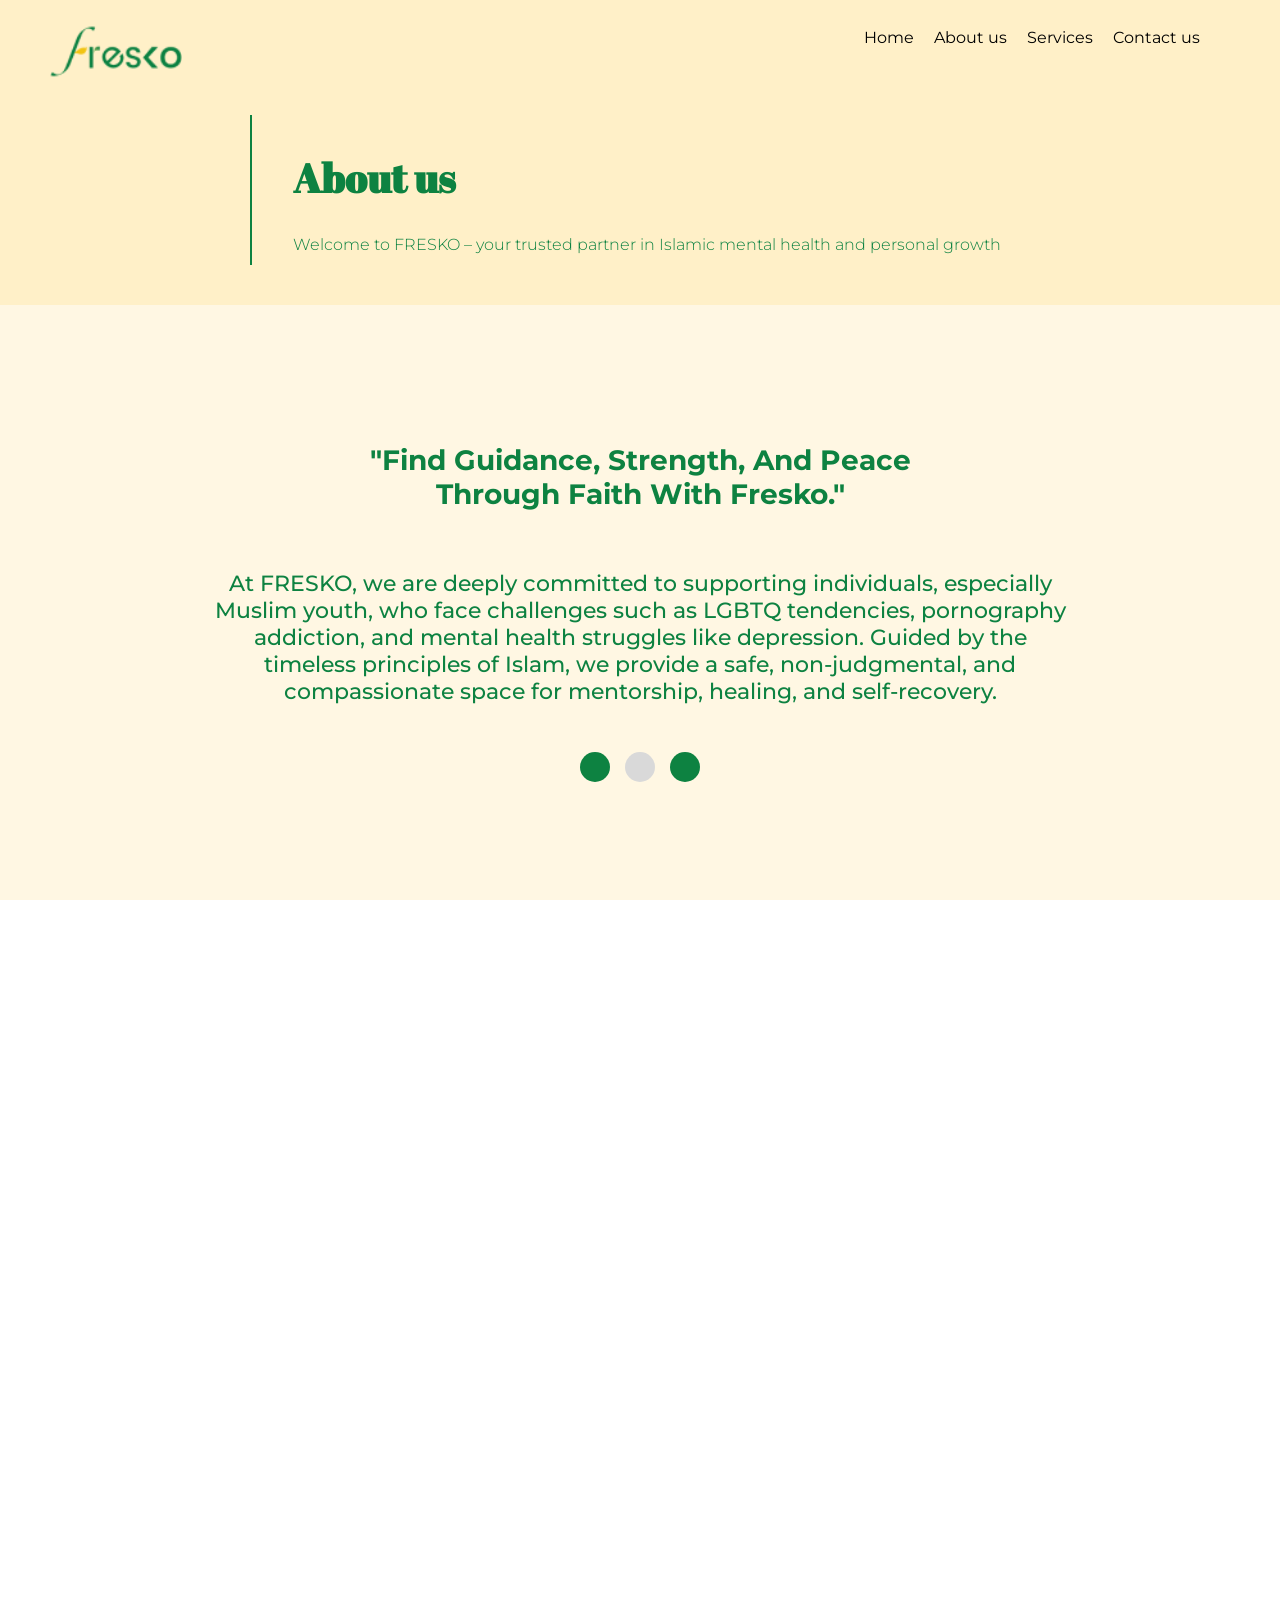
<file: ABOUT/index.html>
<!DOCTYPE html>
<html lang="en">

<head>
    <meta charset="UTF-8">
    <meta name="viewport" content="width=device-width, initial-scale=1.0">
    <title>About -Us</title>
    <link rel="preconnect" href="https://fonts.googleapis.com">
    <link rel="preconnect" href="https://fonts.gstatic.com" crossorigin>
    <link
        href="https://fonts.googleapis.com/css2?family=Montserrat:ital,wght@0,100..900;1,100..900&family=Poppins:ital,wght@0,100;0,200;0,300;0,400;0,500;0,600;0,700;0,800;0,900;1,100;1,200;1,300;1,400;1,500;1,600;1,700;1,800;1,900&family=Tajawal:wght@200;300;400;500;700;800;900&display=swap"
        rel="stylesheet">
    <link rel="preconnect" href="https://fonts.googleapis.com">
    <link rel="preconnect" href="https://fonts.gstatic.com" crossorigin>
    <link rel="preconnect" href="https://fonts.googleapis.com">
    <link rel="preconnect" href="https://fonts.gstatic.com" crossorigin>
    <link rel="icon" type="image/x-icon" href="/WhatsApp_Image_2024-12-16_at_7.47.35_PM__1_-removebg-preview.png">
    <link
        href="https://fonts.googleapis.com/css2?family=Poppins:ital,wght@0,100;0,200;0,300;0,400;0,500;0,600;0,700;0,800;0,900;1,100;1,200;1,300;1,400;1,500;1,600;1,700;1,800;1,900&display=swap"
        rel="stylesheet">
    <link
        href="https://fonts.googleapis.com/css2?family=Abril+Fatface&family=Montserrat:ital,wght@0,100..900;1,100..900&family=Poppins:ital,wght@0,100;0,200;0,300;0,400;0,500;0,600;0,700;0,800;0,900;1,100;1,200;1,300;1,400;1,500;1,600;1,700;1,800;1,900&family=Tajawal:wght@200;300;400;500;700;800;900&display=swap"
        rel="stylesheet">
    <link rel="stylesheet" href="About-us.css">
    <link rel="icon" type="image/x-icon" href="Images/">
    <link rel="stylesheet" href="footer.css">
    <link rel="stylesheet" href="header.css">
</head>

<body>
    <div class="page-one-container">
        <header>
            <div class="logo"><img src="logo.png" alt=""></div>
            <button class="menu-toggle" aria-label="Toggle navigation">&#9776;</button>
            <nav>
                <a href="https://homefresko.netlify.app/">Home</a>
                <a href="https://aboutfresko.netlify.app/">About us</a>
                <a href="https://servicefresko.netlify.app/">Services</a>
                <a href="https://contactfresko.netlify.app/">Contact us</a>
            </nav>
        </header>
        <script>
            const toggleButton = document.querySelector('.menu-toggle');
            const nav = document.querySelector('nav');
    
            toggleButton.addEventListener('click', () => {
                nav.classList.toggle('show');
            });
        </script>

<section>
            <div class="a-main">
                <div class="vertical-line"></div>
                <div class="text">
                    <h1 class="heading">About us</h1>
                    <p class="paragraph">
                        Welcome to FRESKO – your trusted partner in Islamic mental health and personal growth


                    </p>
                </div>
            </div>
        </section>
        <!-- starts -->
        <div class="wrapper">
            <h2 class="find">"Find guidance, strength, and peace through faith with Fresko."</h2>
            <p class="at">At FRESKO, we are deeply committed to supporting individuals, especially Muslim youth, who
                face challenges such as LGBTQ tendencies, pornography addiction, and mental health struggles like
                depression. Guided by the timeless principles of Islam, we provide a safe, non-judgmental, and
                compassionate space for mentorship, healing, and self-recovery.</p>
            <div class="eclipses">
                <div class="eclipse"></div>
                <div class="eclipse"></div>
                <div class="eclipse"></div>
            </div>
        </div>

    </div>
    <!-- Page two container -->
    <div class="page-two-container">
        <div class="what">
            <h2>what do we do</h2>
            <p>At FRESKO, our mission is to serve as a guiding light for individuals, particularly Muslim youth, who are
                grappling with the challenges of modern life that can lead to spiritual and emotional struggles. We are
                dedicated to providing holistic mental health support, firmly rooted in the compassionate teachings of
                Islam.
                <br>
                <br>
                We aim to empower individuals to overcome difficulties such as LGBTQ tendencies, pornography addiction,
                and depression by fostering a deeper connection to their faith and offering practical, faith-based
                solutions. Our mission is to create a nurturing environment where individuals feel seen, heard, and
                supported without judgment, enabling them to regain control over their lives and thrive in accordance
                with Islamic principles.
            </p>

        </div>
    </div>

    <div class="cover1">
        <div class="imgsheet">
          <img src="Images/Frame 11.png" alt="">
          <!-- <img src="" alt="">
          <p></p> -->
        </div>
      </div>
    
    <!-- third -page container-->
     <div class="third-page-container">
        <div class="left">
            <h2>What Do We want to achieve</h2>
            <p>At FRESKO, we envision a world where Muslim individuals, especially youth, have the guidance, tools, and community they need to navigate the complexities of modern life while maintaining their faith and spiritual integrity.
                <br>
                <br>
                At FRESKO, we envision a world where Muslim individuals, especially youth, have the guidance, tools, and community they need to navigate the complexities of modern life while maintaining their faith and spiritual integrity.
                We aspire to be a global leader in Islamic mental health support, bridging the gap between traditional faith-based values and contemporary psychological practices. Our vision is to create a society where mental health challenges such as LGBTQ tendencies, pornography addiction, and depression are addressed with compassion, understanding, and solutions rooted in the Quran and Sunnah.

            </p>
        </div>
        <div class="right">
            <img src="Images/difference-7370144-removebg-preview 1.png" alt="">
        </div>
     </div>
     
     <!-- fourth page -->
      <div class="fourth-page-container">
        <div class="f-left">
            <img src="Images/Frame 63.png" alt="">
        </div>
        <div class="f-right"><h2>what do we want to accomplish</h2>
        <p>At FRESKO, our goals are rooted in a deep commitment to addressing the unique challenges faced by Muslim youth in today’s world. We aim to create a comprehensive platform that not only provides solutions for mental health struggles but also fosters a community of support, guidance, and spiritual growth.
            <br>
            <br>
            Our primary goal is to offer holistic care that addresses the emotional, psychological, and spiritual needs of individuals. This involves providing mentorship and personalized guidance tailored to help individuals navigate struggles such as LGBTQ tendencies, pornography addiction, and depression, all while reconnecting them with their Islamic faith. By integrating the timeless principles of Islam with modern psychological approaches, we aim to empower individuals to overcome these challenges and lead balanced, purposeful lives.
        </p></div>
      </div>
      <div class="fifth-page-container">
       <div class="meet" style="text-align: center;"> 
        <h2>Meet Our Squad</h2>
        <p >"Discover the passionate developers and visionary founders behind Fresko, dedicated to creating meaningful solutions rooted in faith and innovation."</p>
    </div>

        <div class="photo-section">
            <div class="buttons">
                <button id="fnd-btn" class=" active">Founders</button>
                <button id="dvp-btn" class="content">Developers</button>
            </div>
            <div id="founders" class="content">
                <div class="photo-container">
                    <div class="img-container">
                        <img src="Images/zainu.png" alt="">
                        <div class="info">
                            <h4>Zainul Abid</h4>
                            <p>Founder & CEO</p>
                        </div>
                    </div>
                    <div class="img-container">
                        <img src="Images/arshad.png" alt="">
                        <div class="info">
                            <h4>Arshad</h4>
                            <p>Co-Founder</p>
                        </div>
                    </div>
                    <div class="img-container">
                        <img src="Images/Rectangle 40044 (2).png" alt="">
                        <div class="info">
                            <h4>Badushah</h4>
                            <p>Co-Founder</p>
                        </div>
                    </div>
                </div>
            </div>
            <div id="developers" class="content hidden">
                <div class="photo-container">
                    <div class="img-container">
                        <img src="Images/Rectangle 40044 (2).png" alt="">
                        <div class="info">
                            <h4 >Badushah</h4>
                            <p>UI Designer</p>
                        </div>
                    </div>
                    <div class="img-container">
                        <img src="Images/sinan sha.png" alt="">
                        <div class="info">
                            <h4>Sinan Shah</h4>
                            <p>Front-end Developer</p>
                        </div>
                    </div>
                    <div class="img-container">
                        <img src="Images/minhaj.png" alt="">
                        <div class="info">
                            <h4>Minhaj</h4>
                            <p>Front-end Developer</p>
                        </div>
                    </div>
                </div> 
                <br>
                <div class="photo-container">
                    <div class="img-container">
                        <img src="Images/suhail.png" alt="">
                        <div class="info">
                            <h4>Suhail</h4>
                            <p>Back-end Developer</p>
                        </div>
                    </div>
                    <div class="img-container">
                        <img src="Images/midlaj.png" alt="">
                        <div class="info">
                            <h4>Midlaj</h4>
                            <p>Front-end Developer</p>
                        </div>
                    </div>
                    <div class="img-container">
                        <img src="Images/mahjoob.png" alt="">
                        <div class="info">
                            <h4>Shahdan</h4>
                            <p>Front-end Developer</p>
                        </div>
                    </div>
                </div>
               
            </div>
            <script>
                document.getElementById('fnd-btn').addEventListener('click',function(){
                    document.getElementById('developers').classList.add('hidden');
                    document.getElementById('founders').classList.remove('hidden');
                    document.getElementById('fnd-btn').classList.add('active');
                    document.getElementById('dvp-btn').classList.remove('active');
                    
                });
               document.getElementById('dvp-btn').addEventListener('click',function(){
                    document.getElementById('founders').classList.add('hidden');
                    document.getElementById('developers').classList.remove('hidden');
                    document.getElementById('dvp-btn').classList.add('active');
                    document.getElementById('fnd-btn').classList.remove('active');
               });
               
            </script>
    </div>
     <!-- footer -->
      
     <div class="div1"></div>
     <div class="footer">
         <div class="div100"><img  src="/ABOUT/yellowlogo.png" alt=""></div>
         <hr class="HR" style="position: absolute;
         top: 150px;
         left: 118px;
         width: 85%;
         color: #000;">
 
 
 
 <div class="main-first">
     <!-- <div class="first"></div> -->
 <div class="first"><div class="first1">
     <p class="main-text">Reach us</p>
        <div class="phone"> 
         <img  src="phoneno.png" alt="">
         <p class="sub-text" >+91 7025908513</p>
         </div>
  
  
         <div class="mail"> <img src="mail.png" alt="">
             <p class="sub-text">info@fresko.in</p>
         </div>
  
  
        <div class="location"><img  src="location.png" alt="">
         <p class="sub-text" style="margin: 0px;">Fresko coorporation, 
             Perinthalmanna, Malappuram Dist. 
             Kerala, India
         </p>
      </div>
     </div>
     </div>
     <div class="first"><div class="first2">
         <p class="main-text">Company</p>
         <p><a href="https://aboutfresko.netlify.app/" class="sub-text">About</a></p>
         <p><a href="https://contactfresko.netlify.app/" class="sub-text">Contact</a></p>
         <p><a href="https://servicesfresko.netlify.app/" class="sub-text">Services</a></p>
     </div>
     </div>
 
     <div class="first"><div class="first3">
         <a  class="main-text">Legal</a>
         <p><a href="https://termfresko.netlify.app/" class="sub-text" >Privacy Policy</a></p>
         <p><a href="https://termfresko.netlify.app/" class="sub-text">Terms & Services</a></p>
         <p><a href="https://termfresko.netlify.app/" class="sub-text">Terms of Use</a</p>
             ></div>
     </div>
 
 
     <div class="first"><div class="first4">   
         <p class="main-text">Quick Links</p>
         <p class="sub-text">Mentors</p>
         <p class="sub-text">Downloads</p>
         <a href="" class="sub-text">Forum</a></div> 
     </div>
     <!-- <div class="first"></div> -->
     <div class="first"><div class="first5">
         <div class="subscription">
             <p style="font-family: poppins;
             font-size: 18px;
             font-weight: 600;
             position: absolute;
             left: 20px;
             color: #fff;">Join Our Newsletter</p>
             <input style="
             width: 180px;
             position: absolute;
             left: 10px;
             top: 69px;
             height: 39px;
             border-radius: 5px;
             border-color: #FEF6E2;
             opacity: 0.5;
             border-top-right-radius: 0;
             border-bottom-right-radius: 0;
             border: none;" type="text" id="inputID" name="inputName" placeholder="Your email address">
             <button style="font-family: poppins;
             font-weight: 500;
             font-size: 12px;
             position: absolute;
             top: 69px;
             right: 20px;
             height: 41px;
             width: 105px;
             border: none;
             border-top-left-radius: 0;
             border-bottom-left-radius: 0;
             background-color: #7C6220;
             color: #fff;
             border-radius: 5px;">Subscribe</button>
             <p style= " font-family: Manrope;
             opacity: 0.6;
             font-weight: 500;
             font-size: 13px;
             color: #fff;
             position: absolute;
             top: 115px;
             left: 20px;
             ">* Will send you weekly updates for your <br> better tool management.</p>
         </div>
     </div>
     </div>
 </div> 
 
 
 
     </div>

</body>
</html>
</file>
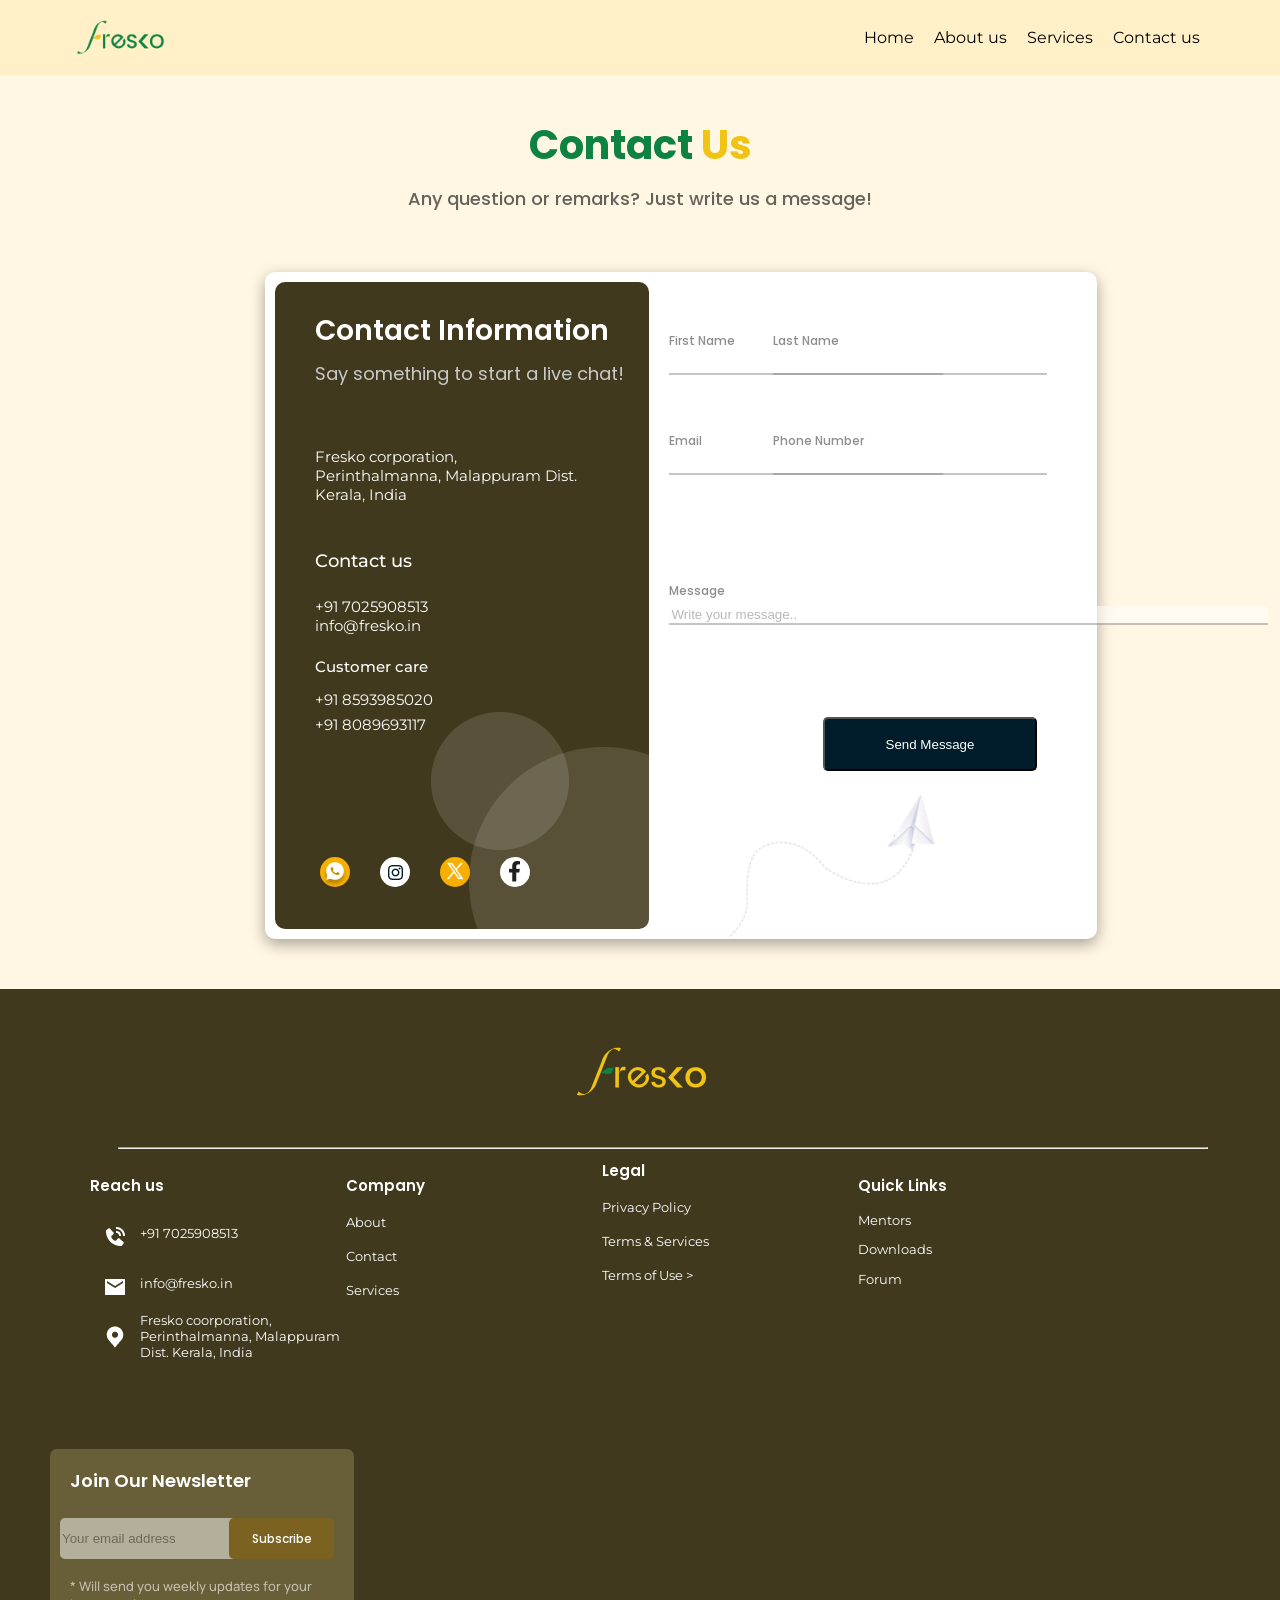
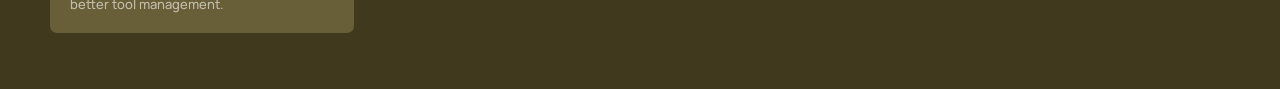
<file: contact us/index.html>
<!DOCTYPE html>
<html lang="en">

<head>
    <meta charset="UTF-8">
    <meta name="viewport" content="width=device-width, initial-scale=1.0">
    <link rel="preconnect" href="https://fonts.googleapis.com">
    <link rel="preconnect" href="https://fonts.gstatic.com" crossorigin>
    <link
        href="https://fonts.googleapis.com/css2?family=Manrope:wght@200..800&family=Montserrat:ital,wght@0,100..900;1,100..900&family=Poppins:ital,wght@0,100;0,200;0,300;0,400;0,500;0,600;0,700;0,800;0,900;1,100;1,200;1,300;1,400;1,500;1,600;1,700;1,800;1,900&display=swap"
        rel="stylesheet">
    <link rel="preconnect" href="https://fonts.googleapis.com">
    <link rel="preconnect" href="https://fonts.gstatic.com" crossorigin>
    <link
        href="https://fonts.googleapis.com/css2?family=Montserrat:ital,wght@0,100..900;1,100..900&family=Poppins:ital,wght@0,100;0,200;0,300;0,400;0,500;0,600;0,700;0,800;0,900;1,100;1,200;1,300;1,400;1,500;1,600;1,700;1,800;1,900&display=swap"
        rel="stylesheet">
        <link rel="icon" type="image/x-icon" href="/WhatsApp_Image_2024-12-16_at_7.47.35_PM__1_-removebg-preview.png">
    <link rel="preconnect" href="https://fonts.googleapis.com">
    <link rel="preconnect" href="https://fonts.gstatic.com" crossorigin>
    <link rel="stylesheet" href="footer copy.css">
    <link
        href="https://fonts.googleapis.com/css2?family=Montserrat:ital,wght@0,100..900;1,100..900&family=Poppins:ital,wght@0,100;0,200;0,300;0,400;0,500;0,600;0,700;0,800;0,900;1,100;1,200;1,300;1,400;1,500;1,600;1,700;1,800;1,900&display=swap"
        rel="stylesheet">

    <title>Contact Us</title>
    <link rel="stylesheet" href="contact.css">

</head>

<body style="background-color: #FFF7E3;
margin: 0;
">
    <header>
        <div class="logo"><img src="/ABOUT/Images/HAKATHON_MAIN__1__page-0001-removebg-preview 1.png" alt=""></div>
        <button class="menu-toggle" aria-label="Toggle navigation">&#9776;</button>
        <nav>
            <a href="https://homefresko.netlify.app/">Home</a>
                <a href="https://aboutfresko.netlify.app/">About us</a>
                <a href="https://servicefresko.netlify.app/">Services</a>
                <a href="https://contactfresko.netlify.app/">Contact us</a>
        </nav>
    </header>
    <script>
        const toggleButton = document.querySelector('.menu-toggle');
        const nav = document.querySelector('nav');

        toggleButton.addEventListener('click', () => {
            nav.classList.toggle('show');
        });
    </script>


    <p style="font-size: 40px;
    font-family: Poppins;
    font-weight: 700;
    color: #0D8241;
    text-align: center;">Contact <span style="color: #F1C414;">Us</span></p>
    <p style="font-family: poppins;
    font-weight: 500;
    font-size: 18px;
    text-align: center;
    opacity: 0.6;
    margin-top: -30px;">Any question or remarks? Just write us a message!</p>
 
 
 
 
 
 
 
 
 
 <div class="content">
        <div class="left-box">
            <p style="font-family: poppins;
            font-weight: 600;
            font-size: 28px;
            color: #ffffff;
            position: absolute;
            left: 40px;">Contact Information</p>
            <p style="font-family: poppins;
            font-weight: 400;
            font-size: 18px;
            color: #C9C9C9;
            position: absolute;
            left: 40px;
            top: 60px;">Say something to start a live chat!</p>
            <p style="font-family: montserrat;
            font-weight: 400;
            font-size: 15px;
            color: #ffffff;
            position: absolute;
            left: 40px;
            top: 150px;">Fresko corporation, <br>
                Perinthalmanna, Malappuram Dist. <br>
                Kerala, India</p>
            <p style="font-family: montserrat;
            font-weight: 500;
            font-size: 18px;
            color: #ffffff;
            position: absolute;
            left: 40px;
            top: 250px;">Contact us</p>
            <p style="font-family: montserrat;
            font-weight: 400;
            font-size: 15px;
            color: #ffffff;
            position: absolute;
            left: 40px;
            top: 300px;">+91 7025908513 <br>
                info@fresko.in</p>
            <p style="font-family: montserrat;
            font-weight: 500;
            font-size: 15px;
            color: #ffffff;
            position: absolute;
            left: 40px;
            top: 360px;">Customer care</p>
            <p style="font-family: montserrat;
            font-weight: 400;
            font-size: 15px;
            color: #ffffff;
            position: absolute;
            left: 40px;
            top: 390px;
            line-height: 25px;">+91 8593985020 <br>
                +91 8089693117</p>
            <div style="height: 30px;
            width: 30px;
            border-radius: 50%;
            background-color: #F6AF03;
            position: absolute;
            top: 575px;
            left: 45px;">
                <img style="position: absolute;
                top: 3px;" src="whatsappicon.png" alt="">
            </div>
            <div style="height: 30px;
            width: 30px;
            border-radius: 50%;
            background-color: #ffffff;
            position: absolute;
            top: 575px;
            left:105px;">
                <img style="position: absolute;
                top: 8px;
                left: 8px;" src="igicon.png" alt="">
            </div>
            <div style="height: 30px;
            width: 30px;
            border-radius: 50%;
            background-color: #F6AF03;
            position: absolute;
            top: 575px;
            left: 165px;">
                <img style="position: absolute;
                top: 3px;
                left: 4px;" src="twittericon.png" alt="">
            </div>
            <div style="height: 30px;
            width: 30px;
            border-radius: 50%;
            background-color: #ffffff;
            position: absolute;
            top: 575px;
            left: 225px;">
                <img style="position: absolute;
                top: 4px;
                left: 9px;" src="fbicon.png" alt="">
            </div>
            <img style="position: absolute;
            top: 465px;
            right: 0;" src="circlepiece.png" alt="">
            <img style="position: absolute;
            top: 430px;
            right: 80px;" src="circle.png" alt="">


        </div>
        <div class="right-box">
            <div style="position: absolute;
            top: 50px;
            left: 40px;"> <label for="inputID" style="display: block;
                font-family: poppins;
                font-weight: 500;
                font-size: 12px;
                color: #8D8D8D;
                padding-bottom: 5px;">First Name</label>
                <input style="
                width: 270px;
                border-color: #8D8D8D;
                opacity: 0.5;
                border-top: 0;
                border-left: 0;
                border-right: 0;" type="text" id="inputID" name="inputName">
            </div>
            <div style="position: absolute;
            top: 50px;
            right: 40px;"> <label for="inputID" style="display: block;
                font-family: poppins;
                font-weight: 500;
                font-size: 12px;
                color: #8D8D8D;
                padding-bottom: 5px;">Last Name</label>
                <input style="
                width: 270px;
                border-color: #8D8D8D;
                opacity: 0.5;
                border-top: 0;
                border-left: 0;
                border-right: 0;" type="text" id="inputID" name="inputName">
            </div>
            <div style="position: absolute;
            top: 150px;
            right: 40px;"> <label for="inputID" style="display: block;
                font-family: poppins;
                font-weight: 500;
                font-size: 12px;
                color: #8D8D8D;
                padding-bottom: 5px;">Phone Number</label>
                <input style="
                width: 270px;
                border-color: #8D8D8D;
                opacity: 0.5;
                border-top: 0;
                border-left: 0;
                border-right: 0;" type="text" id="inputID" name="inputName">
            </div>
            <div style="position: absolute;
            top: 150px;
            left: 40px;"> <label for="inputID" style="display: block;
                font-family: poppins;
                font-weight: 500;
                font-size: 12px;
                color: #8D8D8D;
                padding-bottom: 5px;">Email</label>
                <input style="
                width: 270px;
                border-color: #8D8D8D;
                opacity: 0.5;
                border-top: 0;
                border-left: 0;
                border-right: 0;" type="text" id="inputID" name="inputName">
            </div>
            <div style="position: absolute;
            top: 300px;
            left: 40px;"> <label for="inputID" style="display: block;
                font-family: poppins;
                font-weight: 500;
                font-size: 12px;
                color: #8D8D8D;
                padding-bottom: 5px;">Message</label>
                <input style="
                width: 595px;
                border-color: #8D8D8D;
                opacity: 0.5;
                border-top: 0;
                border-left: 0;
                border-right: 0;" type="text" id="inputID" name="inputName" placeholder="Write your message..">
            </div>
            <button style="height: 54px;
            width: 214px;
            background-color: #011C2A;
            color: #fff;
            position: absolute;
            top: 435px;
            right: 50px;
            border-radius: 5px;">Send Message</button>
            <img style="position: absolute;
            top: 473px;
            right: 130px;
            transform: rotate(-02deg);" src="lettersend.png" alt="">

        </div>

    </div>
    <div class="div1"></div>
    <div class="div1"></div>
    <div class="footer">
        <div class="div100"><img  src="yellowlogo.png" alt=""></div>
        <hr class="HR" style="position: absolute;
        top: 150px;
        left: 118px;
        width: 85%;
        color: #000;">



<div class="main-first">
    <!-- <div class="first"></div> -->
<div class="first"><div class="first1">
    <p class="main-text">Reach us</p>
       <div class="phone"> 
        <img  src="phoneno.png" alt="">
        <p class="sub-text" >+91 7025908513</p>
        </div>
 
 
        <div class="mail"> <img src="mail.png" alt="">
            <p class="sub-text">info@fresko.in</p>
        </div>
 
 
       <div class="location"><img  src="location.png" alt="">
        <p class="sub-text" style="margin: 0px;">Fresko coorporation, 
            Perinthalmanna, Malappuram Dist. 
            Kerala, India
        </p>
     </div>
    </div>
    </div>
    <div class="first"><div class="first2">
        <p class="main-text">Company</p>
        <p><a href="https://aboutfresko.netlify.app/" class="sub-text">About</a></p>
        <p><a href="https://contactfresko.netlify.app/" class="sub-text">Contact</a></p>
        <p><a href="https://servicesfresko.netlify.app/" class="sub-text">Services</a></p>
    </div>
    </div>

    <div class="first"><div class="first3">
        <a  class="main-text">Legal</a>
        <p><a href="https://termfresko.netlify.app/" class="sub-text" >Privacy Policy</a></p>
        <p><a href="https://termfresko.netlify.app/" class="sub-text">Terms & Services</a></p>
        <p><a href="https://termfresko.netlify.app/" class="sub-text">Terms of Use</a</p>
            ></div>
    </div>


    <div class="first"><div class="first4">   
        <p class="main-text">Quick Links</p>
        <p class="sub-text">Mentors</p>
        <p class="sub-text">Downloads</p>
        <a href="" class="sub-text">Forum</a></div> 
    </div>
    <!-- <div class="first"></div> -->
    <div class="first"><div class="first5">
        <div class="subscription">
            <p style="font-family: poppins;
            font-size: 18px;
            font-weight: 600;
            position: absolute;
            left: 20px;
            color: #fff;">Join Our Newsletter</p>
            <input style="
            width: 180px;
            position: absolute;
            left: 10px;
            top: 69px;
            height: 39px;
            border-radius: 5px;
            border-color: #FEF6E2;
            opacity: 0.5;
            border-top-right-radius: 0;
            border-bottom-right-radius: 0;
            border: none;" type="text" id="inputID" name="inputName" placeholder="Your email address">
            <button style="font-family: poppins;
            font-weight: 500;
            font-size: 12px;
            position: absolute;
            top: 69px;
            right: 20px;
            height: 41px;
            width: 105px;
            border: none;
            border-top-left-radius: 0;
            border-bottom-left-radius: 0;
            background-color: #7C6220;
            color: #fff;
            border-radius: 5px;">Subscribe</button>
            <p style= " font-family: Manrope;
            opacity: 0.6;
            font-weight: 500;
            font-size: 13px;
            color: #fff;
            position: absolute;
            top: 115px;
            left: 20px;
            ">* Will send you weekly updates for your <br> better tool management.</p>
        </div>
    </div>
    </div>
</div> 
</div> 
</body>

</html>
</file>
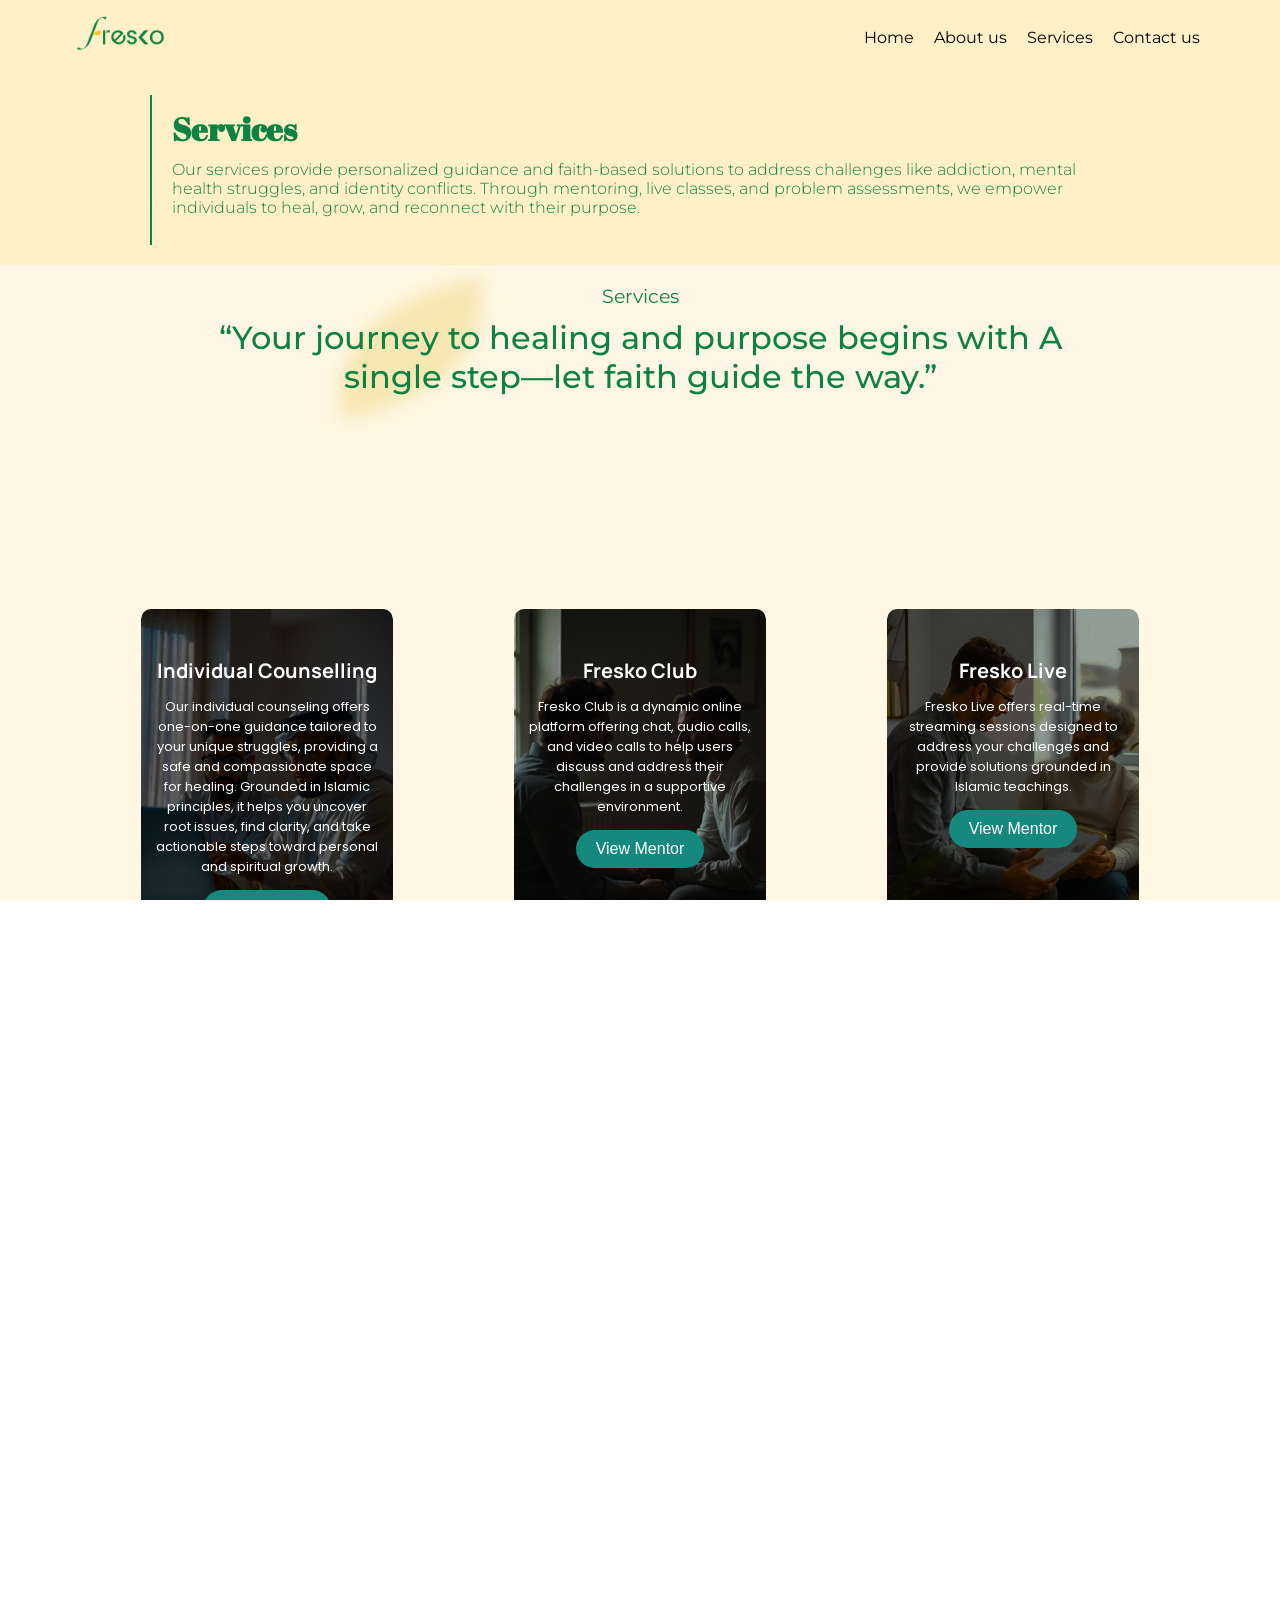
<file: Service/index.html>
<!DOCTYPE html>
<html lang="en">

<head>
    <meta charset="UTF-8">
    <meta name="viewport" content="width=device-width, initial-scale=1.0">
    <link rel="preconnect" href="https://fonts.googleapis.com">
    <link rel="preconnect" href="https://fonts.gstatic.com" crossorigin>
    <link
        href="https://fonts.googleapis.com/css2?family=Manrope:wght@200..800&family=Montserrat:ital,wght@0,100..900;1,100..900&family=Poppins:ital,wght@0,100;0,200;0,300;0,400;0,500;0,600;0,700;0,800;0,900;1,100;1,200;1,300;1,400;1,500;1,600;1,700;1,800;1,900&display=swap"
        rel="stylesheet">
    <link rel="preconnect" href="https://fonts.googleapis.com">
    <link rel="preconnect" href="https://fonts.gstatic.com" crossorigin>
    <link rel="icon" type="image/x-icon" href="/WhatsApp_Image_2024-12-16_at_7.47.35_PM__1_-removebg-preview.png">
    <link
        href="https://fonts.googleapis.com/css2?family=Montserrat:ital,wght@0,100..900;1,100..900&family=Poppins:ital,wght@0,100;0,200;0,300;0,400;0,500;0,600;0,700;0,800;0,900;1,100;1,200;1,300;1,400;1,500;1,600;1,700;1,800;1,900&display=swap"
        rel="stylesheet">
    <link rel="preconnect" href="https://fonts.googleapis.com">
    <link rel="preconnect" href="https://fonts.gstatic.com" crossorigin>
    <link
        href="https://fonts.googleapis.com/css2?family=Montserrat:ital,wght@0,100..900;1,100..900&family=Poppins:ital,wght@0,100;0,200;0,300;0,400;0,500;0,600;0,700;0,800;0,900;1,100;1,200;1,300;1,400;1,500;1,600;1,700;1,800;1,900&display=swap"
        rel="stylesheet">
    <meta charset="UTF-8">
    <meta name="viewport" content="width=device-width, initial-scale=1.0">
    <title>Service</title>
    <link rel="stylesheet" href="responsive.css">
    <link rel="stylesheet" href="footer.css">
</head>

<body>
    <header>
        <div class="logo"><img src="image/HAKATHON_MAIN__1__page-0001-removebg-preview 1.png" alt=""></div>
        <button class="menu-toggle" aria-label="Toggle navigation">&#9776;</button>
        <nav>
            <a href="https://homefresko.netlify.app/">Home</a>
            <a href="https://aboutfresko.netlify.app/">About us</a>
            <a href="https://servicefresko.netlify.app/">Services</a>
            <a href="https://contactfresko.netlify.app/">Contact us</a>
        </nav>
    </header>
    <script>
        const toggleButton = document.querySelector('.menu-toggle');
        const nav = document.querySelector('nav');

        toggleButton.addEventListener('click', () => {
            nav.classList.toggle('show');
        });
    </script>

    <section class="a-main">
        <div class="vertical-line"></div>
        <div class="text">
            <h1 class="heading">Services</h1>
            <p class="paragraph">Our services provide personalized guidance and faith-based solutions to address
                challenges like addiction, mental health struggles, and identity conflicts. Through mentoring, live
                classes, and problem assessments, we empower individuals to heal, grow, and reconnect with their
                purpose.</p>
        </div>
    </section>

    <section class="section-2">
        <div class="heading">
            <h6 class="services">Services</h6>
            <p class="paragraph-2">“Your journey to healing and purpose begins with A <br> single step—let faith
                guide the way.”</p>
            <img src="image/Leaf.png" alt="" class="Leaf">
        </div>
        <div class="box-container">
            <div class="div-1">
                <h5>Individual Counselling</h5>
                <p>Our individual counseling offers one-on-one guidance tailored to your unique struggles, providing a
                    safe and compassionate space for healing. Grounded in Islamic principles, it helps you uncover root
                    issues, find clarity, and take actionable steps toward personal and spiritual growth.</p>
                <button><a style="text-decoration: none;color: white;" href="https://councilfresko.netlify.app/">View Mentor</a></button>
            </div>

            <div class="div-2">
                <h5>Fresko Club</h5>
                <p>Fresko Club is a dynamic online platform offering chat, audio calls, and video calls to help users
                    discuss and address their challenges in a supportive environment.</p>
                    <button><a style="text-decoration: none;color: white;" href="https://clubfresko.netlify.app/">View Mentor</a></button>
            </div>

            <div class="div-3">
                <h5>Fresko Live</h5>
                <p>Fresko Live offers real-time streaming sessions designed to address your challenges and provide
                    solutions grounded in Islamic teachings.</p>
                    <button><a style="text-decoration: none;color: white;" href="https://livefresko.netlify.app/">View Mentor</a></button>
            </div>
        </div>

        <div class="testimonials">
            <div class="testimonial-box1">
                <h6>Testimonials</h6>
                <p>"This platform has transformed my life, guiding me with faith and wisdom to overcome my struggles and
                    find peace."</p>
            </div>
            <div class="testimonial-box2">
                <div class="name-kooria">
                    <img src="image/Ellipse 7.png" alt="">
                    <div class="Anshid">
                        <h6>Anshid kooria</h6>
                        <p>Lecturer, University of Morocco</p>
                    </div>
                </div>
                <div class="paragraph-kooria">
                    <p>"I was lost in a cycle of addiction and confusion, but [Website Name] helped me find my way
                        back. The personalized mentoring and faith-based solutions gave me the strength to overcome
                        my struggles and reconnect with my purpose. I’m now living a life of peace and clarity,
                        thanks to the guidance I received here."</p>
                </div>
            </div>
            <div class="testimonial-box3">
                <div class="name-manjeri">
                    <img src="image/Ellipse 8.png" alt="">
                    <div class="mikdad">
                        <h6>Adnan Manjeri</h6>
                        <p>Lecturer, University of Morocco</p>
                    </div>
                </div>
                <div class="paragraph-manjeri">
                    <p>"I was lost in a cycle of addiction and confusion, but [Website Name] helped me find my way back. The personalized mentoring and faith-based solutions gave me the strength to overcome my struggles and reconnect with my purpose. I’m now living a life of peace and clarity, thanks to the guidance I received here."</p>
                </div>
            </div>

        </div>
    </section>
    <div class="div1"></div>
    <div class="footer">
        <div class="div100"><img  src="yellowlogo.png" alt=""></div>
        <hr class="HR" style="position: absolute;
        top: 150px;
        left: 118px;
        width: 85%;
        color: #000;">



<div class="main-first">
    <!-- <div class="first"></div> -->
<div class="first"><div class="first1">
    <p class="main-text">Reach us</p>
       <div class="phone"> 
        <img  src="phoneno.png" alt="">
        <p class="sub-text" >+91 7025908513</p>
        </div>
 
 
        <div class="mail"> <img src="mail.png" alt="">
            <p class="sub-text">info@fresko.in</p>
        </div>
 
 
       <div class="location"><img  src="location.png" alt="">
        <p class="sub-text" style="margin: 0px;">Fresko coorporation, 
            Perinthalmanna, Malappuram Dist. 
            Kerala, India
        </p>
     </div>
    </div>
    </div>
    <div class="first"><div class="first2">
        <p class="main-text">Company</p>
        <p><a href="https://aboutfresko.netlify.app/" class="sub-text">About</a></p>
        <p><a href="https://contactfresko.netlify.app/" class="sub-text">Contact</a></p>
        <p><a href="https://servicesfresko.netlify.app/" class="sub-text">Services</a></p>
    </div>
    </div>

    <div class="first"><div class="first3">
        <a  class="main-text">Legal</a>
        <p><a href="https://termfresko.netlify.app/" class="sub-text" >Privacy Policy</a></p>
        <p><a href="https://termfresko.netlify.app/" class="sub-text">Terms & Services</a></p>
        <p><a href="https://termfresko.netlify.app/" class="sub-text">Terms of Use</a</p>
            ></div>
    </div>


    <div class="first"><div class="first4">   
        <p class="main-text">Quick Links</p>
        <p class="sub-text">Mentors</p>
        <p class="sub-text">Downloads</p>
        <a href="" class="sub-text">Forum</a></div> 
    </div>
    <!-- <div class="first"></div> -->
    <div class="first"><div class="first5">
        <div class="subscription">
            <p style="font-family: poppins;
            font-size: 18px;
            font-weight: 600;
            position: absolute;
            left: 20px;
            color: #fff;">Join Our Newsletter</p>
            <input style="
            width: 180px;
            position: absolute;
            left: 10px;
            top: 69px;
            height: 39px;
            border-radius: 5px;
            border-color: #FEF6E2;
            opacity: 0.5;
            border-top-right-radius: 0;
            border-bottom-right-radius: 0;
            border: none;" type="text" id="inputID" name="inputName" placeholder="Your email address">
            <button style="font-family: poppins;
            font-weight: 500;
            font-size: 12px;
            position: absolute;
            top: 69px;
            right: 20px;
            height: 41px;
            width: 105px;
            border: none;
            border-top-left-radius: 0;
            border-bottom-left-radius: 0;
            background-color: #7C6220;
            color: #fff;
            border-radius: 5px;">Subscribe</button>
            <p style= " font-family: Manrope;
            opacity: 0.6;
            font-weight: 500;
            font-size: 13px;
            color: #fff;
            position: absolute;
            top: 115px;
            left: 20px;
            ">* Will send you weekly updates for your <br> better tool management.</p>
        </div>
    </div>
    </div>
</div> 
</body>

</html>
</file>
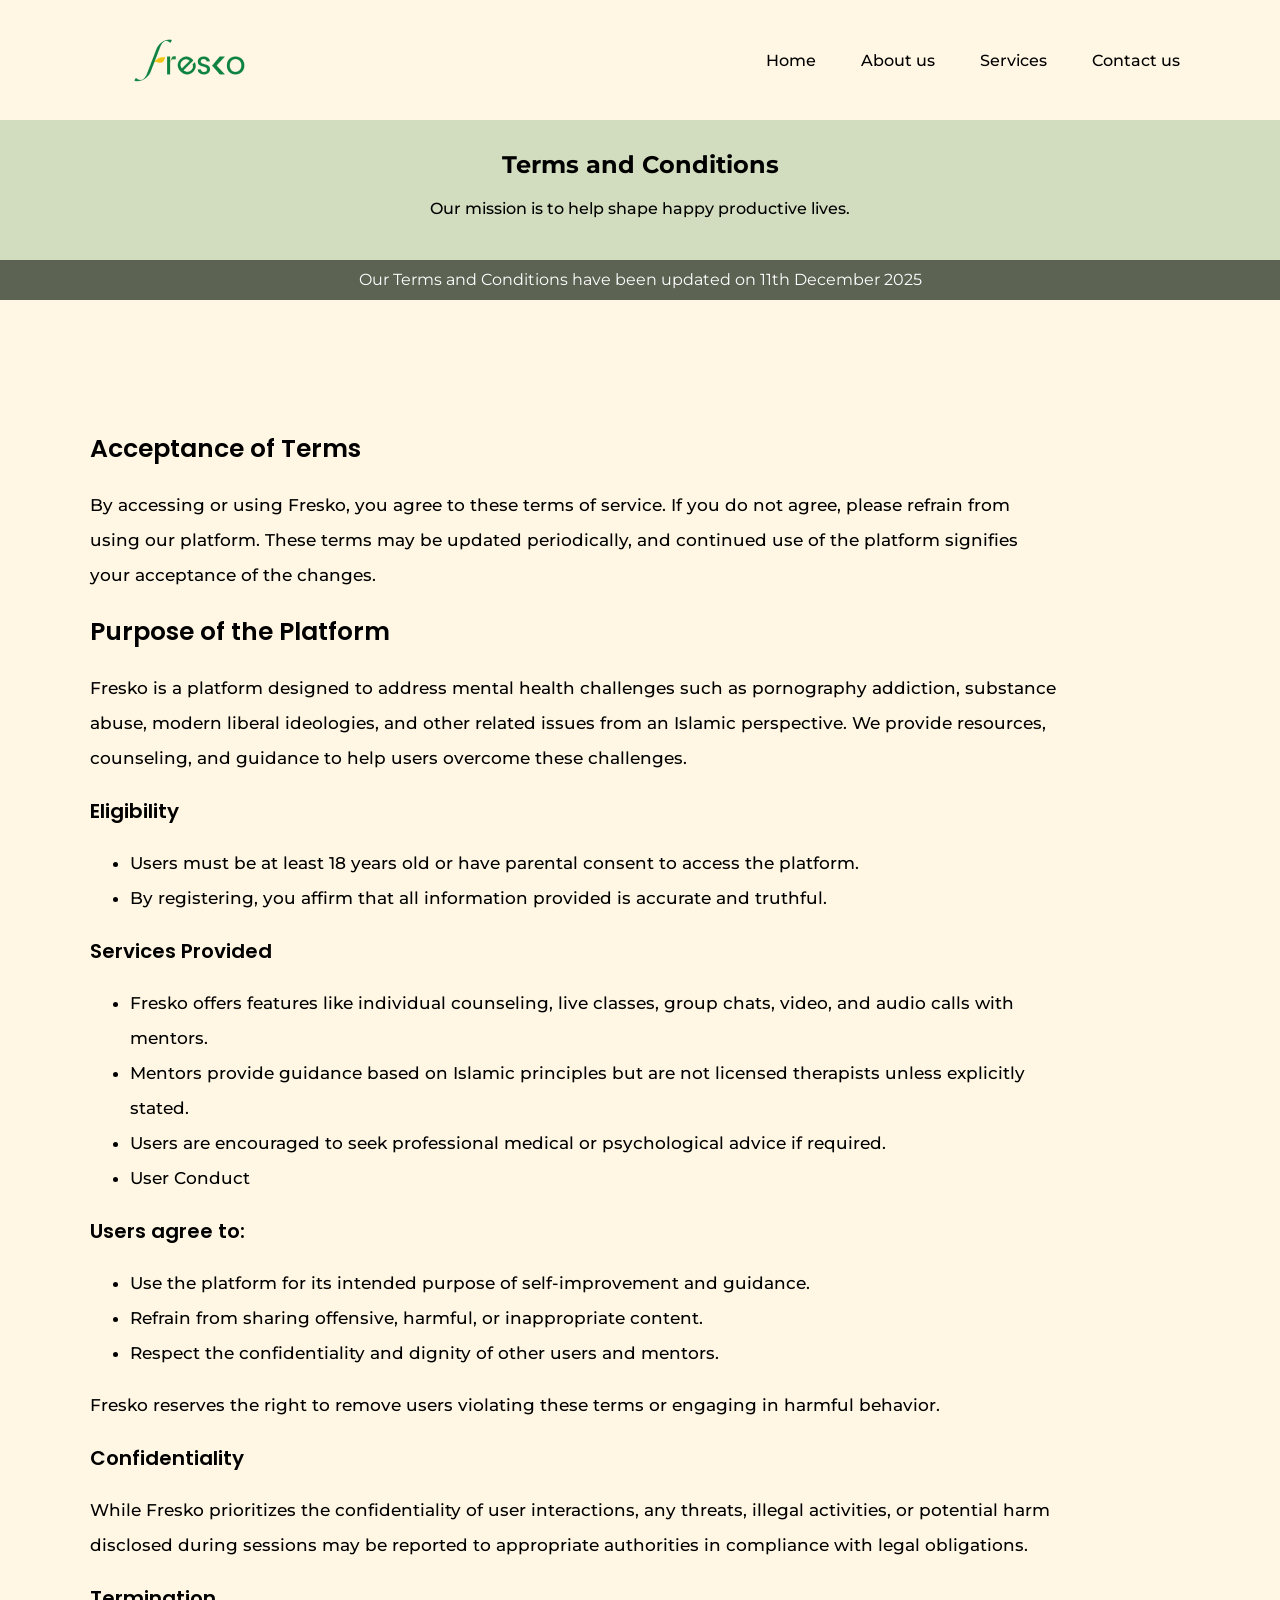
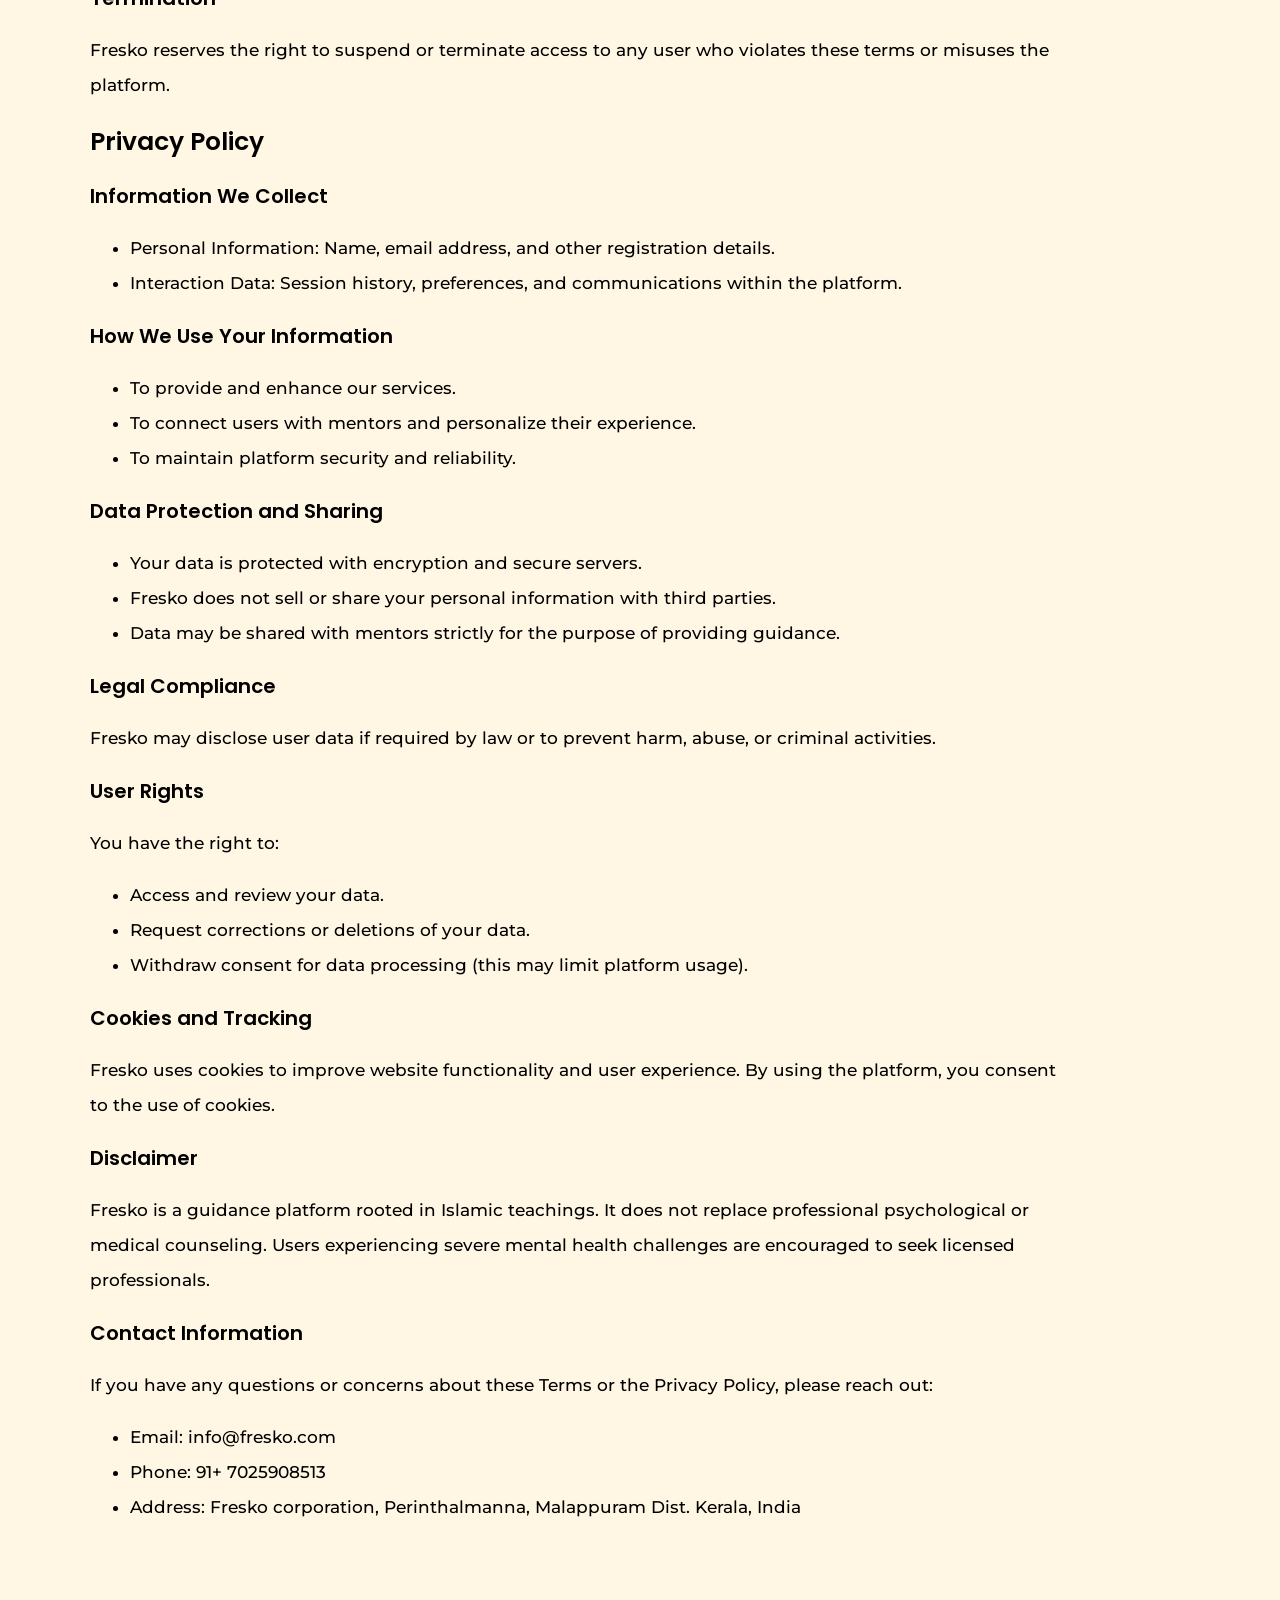
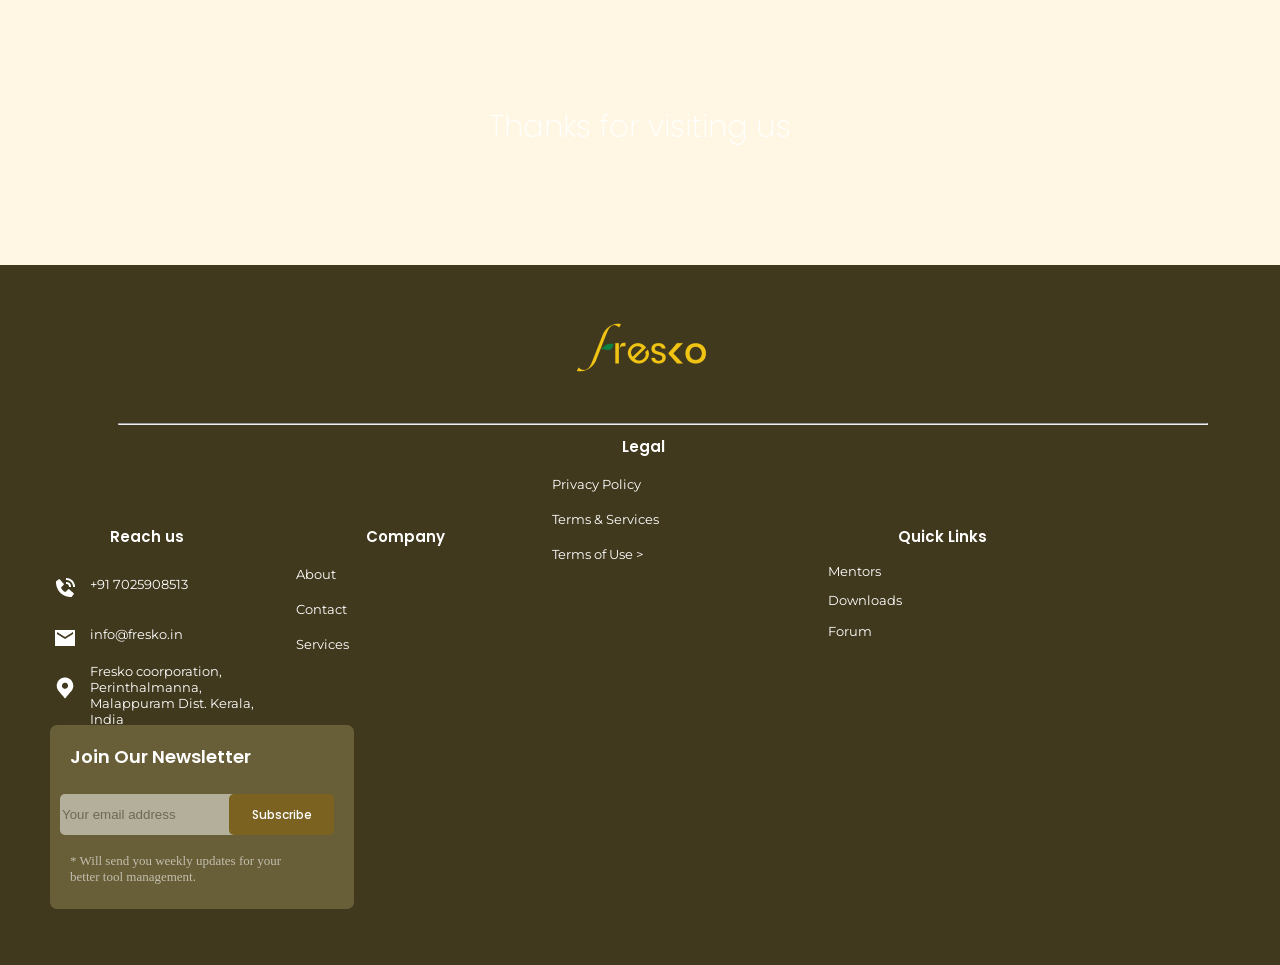
<file: terms &conditions/index.html>
<!DOCTYPE html>
<html lang="en">
<head>
  <meta charset="UTF-8">
  <meta name="viewport" content="width=device-width, initial-scale=1.0">
  <title>Terms and Condition</title>
  <link rel="stylesheet" href="its.css">
  <link rel="stylesheet" href="media.css">
  <link rel="stylesheet" href="footer.css">
  <link rel="icon" type="image/x-icon" href="/WhatsApp_Image_2024-12-16_at_7.47.35_PM__1_-removebg-preview.png">
</head>
<body>



  <header>
  <div class="logo-image"><img src="name/HAKATHON_MAIN__1__page-0001-removebg-preview 1.png" alt="Logo"></div>
  <nav>
    <a href="https://homefresko.netlify.app/">Home</a>
    <a href="https://aboutfresko.netlify.app/">About us</a>
    <a href="https://servicefresko.netlify.app/">Services</a>
    <a href="https://contactfresko.netlify.app/">Contact us</a>
  </nav>
 </header>

 <div class="terms-big">
  <div class="Terms-and-Conditions" style="color: black;"><h2>Terms and Conditions</h2></div>
  <div class="our-mission" style="color: black;"><p>Our mission is to help shape happy productive lives.</p></div>
 </div>
 <div class="terms-small"><p>Our Terms and Conditions have been updated on 11th December 2025</p></div>
 <div class="main-text">
  <div class="terms-container">
    <h1 class="section-title">Acceptance of Terms</h1>
    <p class="text-content">By accessing or using Fresko, you agree to these terms of service. If you do not agree, please refrain from using our platform. These terms may be updated periodically, and continued use of the platform signifies your acceptance of the changes.</p>
  
    <h2 class="section-title">Purpose of the Platform</h2>
    <p class="text-content">Fresko is a platform designed to address mental health challenges such as pornography addiction, substance abuse, modern liberal ideologies, and other related issues from an Islamic perspective. We provide resources, counseling, and guidance to help users overcome these challenges.</p>
  
    <h3 class="subsection-title">Eligibility</h3>
    <ul class="list-content">
      <li class="text-content">Users must be at least 18 years old or have parental consent to access the platform.</li>
      <li class="text-content">By registering, you affirm that all information provided is accurate and truthful.</li>
    </ul>
  
    <h3 class="subsection-title">Services Provided</h3>
    <ul class="list-content">
      <li class="text-content">Fresko offers features like individual counseling, live classes, group chats, video, and audio calls with mentors.</li>
      <li class="text-content">Mentors provide guidance based on Islamic principles but are not licensed therapists unless explicitly stated.</li>
      <li class="text-content">Users are encouraged to seek professional medical or psychological advice if required.</li>
      <li class="text-content">User Conduct</li>
    </ul>
  
    <h3 class="subsection-title">Users agree to:</h3>
    <ul class="list-content">
      <li class="text-content">Use the platform for its intended purpose of self-improvement and guidance.</li>
      <li class="text-content">Refrain from sharing offensive, harmful, or inappropriate content.</li>
      <li class="text-content">Respect the confidentiality and dignity of other users and mentors.</li>
    </ul>

    <p class="text-content">Fresko reserves the right to remove users violating these terms or engaging in harmful behavior.

    </p>
  
    <h3 class="subsection-title">Confidentiality</h3>
    <p class="text-content">While Fresko prioritizes the confidentiality of user interactions, any threats, illegal activities, or potential harm disclosed during sessions may be reported to appropriate authorities in compliance with legal obligations.</p>
  
    <h3 class="subsection-title">Termination</h3>
    <p class="text-content">Fresko reserves the right to suspend or terminate access to any user who violates these terms or misuses the platform.</p>
  
    <h2 class="section-title">Privacy Policy</h2>
    <h3 class="subsection-title">Information We Collect</h3>
    <ul class="list-content">
      <li class="text-content">Personal Information: Name, email address, and other registration details.</li>
      <li class="text-content">Interaction Data: Session history, preferences, and communications within the platform.</li>
    </ul>

    <h3 class="subsection-title">How We Use Your Information</h3>
    <ul class="list-content">
      <li class="text-content">To provide and enhance our services.</li>
      <li class="text-content">To connect users with mentors and personalize their experience.</li>
      <li class="text-content">To maintain platform security and reliability.</li>
    </ul>


    <h3 class="subsection-title"> Data Protection and Sharing</h3>
    <ul class="list-content">
      <li class="text-content"> Your data is protected with encryption and secure servers.</li>
      <li class="text-content">Fresko does not sell or share your personal information with third parties.</li>
      <li class="text-content">Data may be shared with mentors strictly for the purpose of providing guidance.</li>
    </ul>

    <h3 class="subsection-title">Legal Compliance</h3>
    <p class="text-content">Fresko may disclose user data if required by law or to prevent harm, abuse, or criminal activities.</p>

    <h3 class="subsection-title">User Rights </h3>
    <p class="text-content">You have the right to:</p>
    <ul class="list-content">
      <li class="text-content">Access and review your data.</li>
      <li class="text-content">Request corrections or deletions of your data.</li>
      <li class="text-content">Withdraw consent for data processing (this may limit platform usage).</li>
    </ul>


    <h3 class="subsection-title">Cookies and Tracking </h3>
    <p class="text-content">Fresko uses cookies to improve website functionality and user experience. By using the platform, you consent to the use of cookies.</p>
    
     
    <h3 class="subsection-title"> Disclaimer</h3>
    <p class="text-content">Fresko is a guidance platform rooted in Islamic teachings. It does not replace professional psychological or medical counseling. Users experiencing severe mental health challenges are encouraged to seek licensed professionals.</p>
  
    <h3 class="subsection-title">Contact Information</h3>
    <p class="text-content">If you have any questions or concerns about these Terms or the Privacy Policy, please reach out:</p>
    <ul class="list-content">
      <li class="text-content">Email: info@fresko.com</li>
      <li class="text-content">Phone: 91+ 7025908513</li>
      <li class="text-content">Address: Fresko corporation, Perinthalmanna, Malappuram Dist. Kerala, India</li>
    </ul>
  </div>

 </div>
 <div class="wishes"><p>Thanks for visiting us</p></div>
 <div class="div1"></div>
 <div class="footer">
     <div class="div100"><img  src="yellowlogo.png" alt=""></div>
     <hr class="HR" style="position: absolute;
     top: 150px;
     left: 118px;
     width: 85%;
     color: #000;">



<div class="main-first">
 <!-- <div class="first"></div> -->
<div class="first"><div class="first1">
 <p class="main-text">Reach us</p>
    <div class="phone"> 
     <img  src="phoneno.png" alt="">
     <p class="sub-text" >+91 7025908513</p>
     </div>


     <div class="mail"> <img src="mail.png" alt="">
         <p class="sub-text">info@fresko.in</p>
     </div>


    <div class="location"><img  src="location.png" alt="">
     <p class="sub-text" style="margin: 0px;">Fresko coorporation, 
         Perinthalmanna, Malappuram Dist. 
         Kerala, India
     </p>
  </div>
 </div>
 </div>
 <div class="first"><div class="first2">
  <p class="main-text">Company</p>
  <p><a href="https://aboutfresko.netlify.app/" class="sub-text">About</a></p>
  <p><a href="https://contactfresko.netlify.app/" class="sub-text">Contact</a></p>
  <p><a href="https://servicesfresko.netlify.app/" class="sub-text">Services</a></p>
</div>
</div>

<div class="first"><div class="first3">
  <a  class="main-text">Legal</a>
  <p><a href="https://termfresko.netlify.app/" class="sub-text" >Privacy Policy</a></p>
  <p><a href="https://termfresko.netlify.app/" class="sub-text">Terms & Services</a></p>
  <p><a href="https://termfresko.netlify.app/" class="sub-text">Terms of Use</a</p>
      ></div>
</div>


 <div class="first"><div class="first4">   
     <p class="main-text">Quick Links</p>
     <p class="sub-text">Mentors</p>
     <p class="sub-text">Downloads</p>
     <a href="" class="sub-text">Forum</a></div> 
 </div>
 <!-- <div class="first"></div> -->
 <div class="first"><div class="first5">
     <div class="subscription">
         <p style="font-family: poppins;
         font-size: 18px;
         font-weight: 600;
         position: absolute;
         left: 20px;
         color: #fff;">Join Our Newsletter</p>
         <input style="
         width: 180px;
         position: absolute;
         left: 10px;
         top: 69px;
         height: 39px;
         border-radius: 5px;
         border-color: #FEF6E2;
         opacity: 0.5;
         border-top-right-radius: 0;
         border-bottom-right-radius: 0;
         border: none;" type="text" id="inputID" name="inputName" placeholder="Your email address">
         <button style="font-family: poppins;
         font-weight: 500;
         font-size: 12px;
         position: absolute;
         top: 69px;
         right: 20px;
         height: 41px;
         width: 105px;
         border: none;
         border-top-left-radius: 0;
         border-bottom-left-radius: 0;
         background-color: #7C6220;
         color: #fff;
         border-radius: 5px;">Subscribe</button>
         <p style= " font-family: Manrope;
         opacity: 0.6;
         font-weight: 500;
         font-size: 13px;
         color: #fff;
         position: absolute;
         top: 115px;
         left: 20px;
         ">* Will send you weekly updates for your <br> better tool management.</p>
     </div>
 </div>
 </div>
</div> 
  
</body>
</html>
</file>
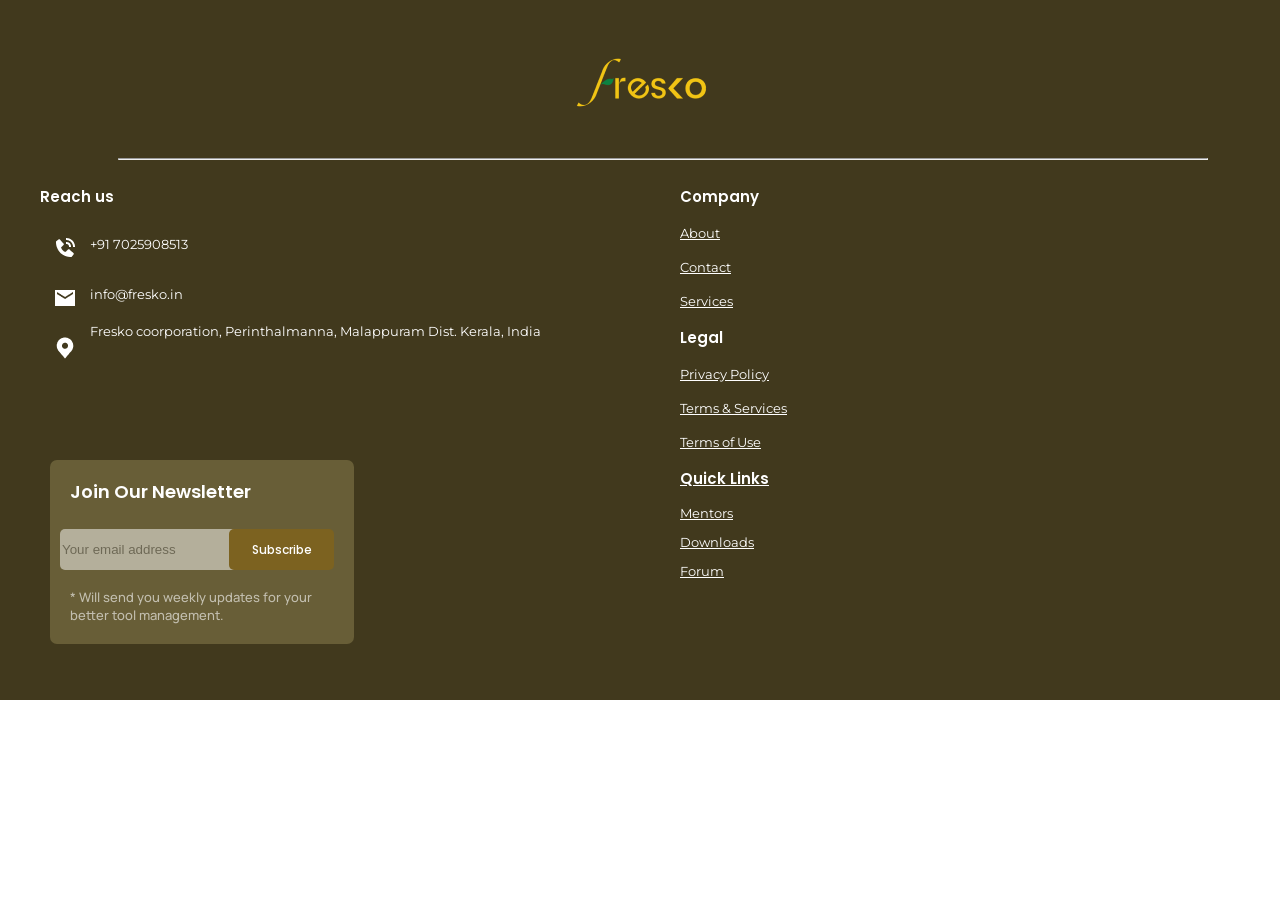
<file: live chat/footer4/footer.html>
<!DOCTYPE html>
<html lang="en">
<head>
    <meta charset="UTF-8">
    <meta name="viewport" content="width=device-width, initial-scale=1.0">
    <link rel="preconnect" href="https://fonts.googleapis.com">
    <link rel="preconnect" href="https://fonts.gstatic.com" crossorigin>
    <link
        href="https://fonts.googleapis.com/css2?family=Manrope:wght@200..800&family=Montserrat:ital,wght@0,100..900;1,100..900&family=Poppins:ital,wght@0,100;0,200;0,300;0,400;0,500;0,600;0,700;0,800;0,900;1,100;1,200;1,300;1,400;1,500;1,600;1,700;1,800;1,900&display=swap"
        rel="stylesheet">
    <link rel="preconnect" href="https://fonts.googleapis.com">
    <link rel="preconnect" href="https://fonts.gstatic.com" crossorigin>
    <link
        href="https://fonts.googleapis.com/css2?family=Montserrat:ital,wght@0,100..900;1,100..900&family=Poppins:ital,wght@0,100;0,200;0,300;0,400;0,500;0,600;0,700;0,800;0,900;1,100;1,200;1,300;1,400;1,500;1,600;1,700;1,800;1,900&display=swap"
        rel="stylesheet">
    <link rel="preconnect" href="https://fonts.googleapis.com">
    <link rel="preconnect" href="https://fonts.gstatic.com" crossorigin>
    <link
        href="https://fonts.googleapis.com/css2?family=Montserrat:ital,wght@0,100..900;1,100..900&family=Poppins:ital,wght@0,100;0,200;0,300;0,400;0,500;0,600;0,700;0,800;0,900;1,100;1,200;1,300;1,400;1,500;1,600;1,700;1,800;1,900&display=swap"
        rel="stylesheet">
    <title>footer</title>
    <link rel="stylesheet" href="footer.css">
</head>
<style>

</style>
<body >
    <div class="div1"></div>
    <div class="footer">
        <div class="div100"><img  src="yellowlogo.png" alt=""></div>
        <hr class="HR" style="position: absolute;
        top: 150px;
        left: 118px;
        width: 85%;
        color: #000;">



<div class="main-first">
    <!-- <div class="first"></div> -->
<div class="first"><div class="first1">
    <p class="main-text">Reach us</p>
       <div class="phone"> 
        <img  src="phoneno.png" alt="">
        <p class="sub-text" >+91 7025908513</p>
        </div>
 
 
        <div class="mail"> <img src="mail.png" alt="">
            <p class="sub-text">info@fresko.in</p>
        </div>
 
 
       <div class="location"><img  src="location.png" alt="">
        <p class="sub-text" style="margin: 0px;">Fresko coorporation, 
            Perinthalmanna, Malappuram Dist. 
            Kerala, India
        </p>
     </div>
    </div>
    </div>
    <div class="first"><div class="first2">
        <p class="main-text">Company</p>
        <p><a href="https://aboutfresko.netlify.app/" class="sub-text">About</a></p>
        <p><a href="https://contactfresko.netlify.app/" class="sub-text">Contact</a></p>
        <p><a href="https://servicesfresko.netlify.app/" class="sub-text">Services</a></p>
    </div>

    <div class="first"><div class="first3">
        <p class="main-text">Legal</p>
        <p><a href="https://termfresko.netlify.app/" class="sub-text" >Privacy Policy</a></p>
         <p><a href="https://termfresko.netlify.app/" class="sub-text">Terms & Services</a></p>
         <p><a href="https://termfresko.netlify.app/" class="sub-text">Terms of Use</a</p>
    </div>


    <div class="first"><div class="first4">   
        <p class="main-text">Quick Links</p>
        <p class="https://councilfresko.netlify.app/">Mentors</p>
        <p class="sub-text">Downloads</p>
        <p class="sub-text">Forum</p></div> 
    </div>
    <!-- <div class="first"></div> -->
    <div class="first"><div class="first5">
        <div class="subscription">
            <p style="font-family: poppins;
            font-size: 18px;
            font-weight: 600;
            position: absolute;
            left: 20px;
            color: #fff;">Join Our Newsletter</p>
            <input style="
            width: 180px;
            position: absolute;
            left: 10px;
            top: 69px;
            height: 39px;
            border-radius: 5px;
            border-color: #FEF6E2;
            opacity: 0.5;
            border-top-right-radius: 0;
            border-bottom-right-radius: 0;
            border: none;" type="text" id="inputID" name="inputName" placeholder="Your email address">
            <button style="font-family: poppins;
            font-weight: 500;
            font-size: 12px;
            position: absolute;
            top: 69px;
            right: 20px;
            height: 41px;
            width: 105px;
            border: none;
            border-top-left-radius: 0;
            border-bottom-left-radius: 0;
            background-color: #7C6220;
            color: #fff;
            border-radius: 5px;">Subscribe</button>
            <p style= " font-family: Manrope;
            opacity: 0.6;
            font-weight: 500;
            font-size: 13px;
            color: #fff;
            position: absolute;
            top: 115px;
            left: 20px;
            ">* Will send you weekly updates for your <br> better tool management.</p>
        </div>
    </div>
    </div>
</div> 



    </div>
</body>
</html>
</file>
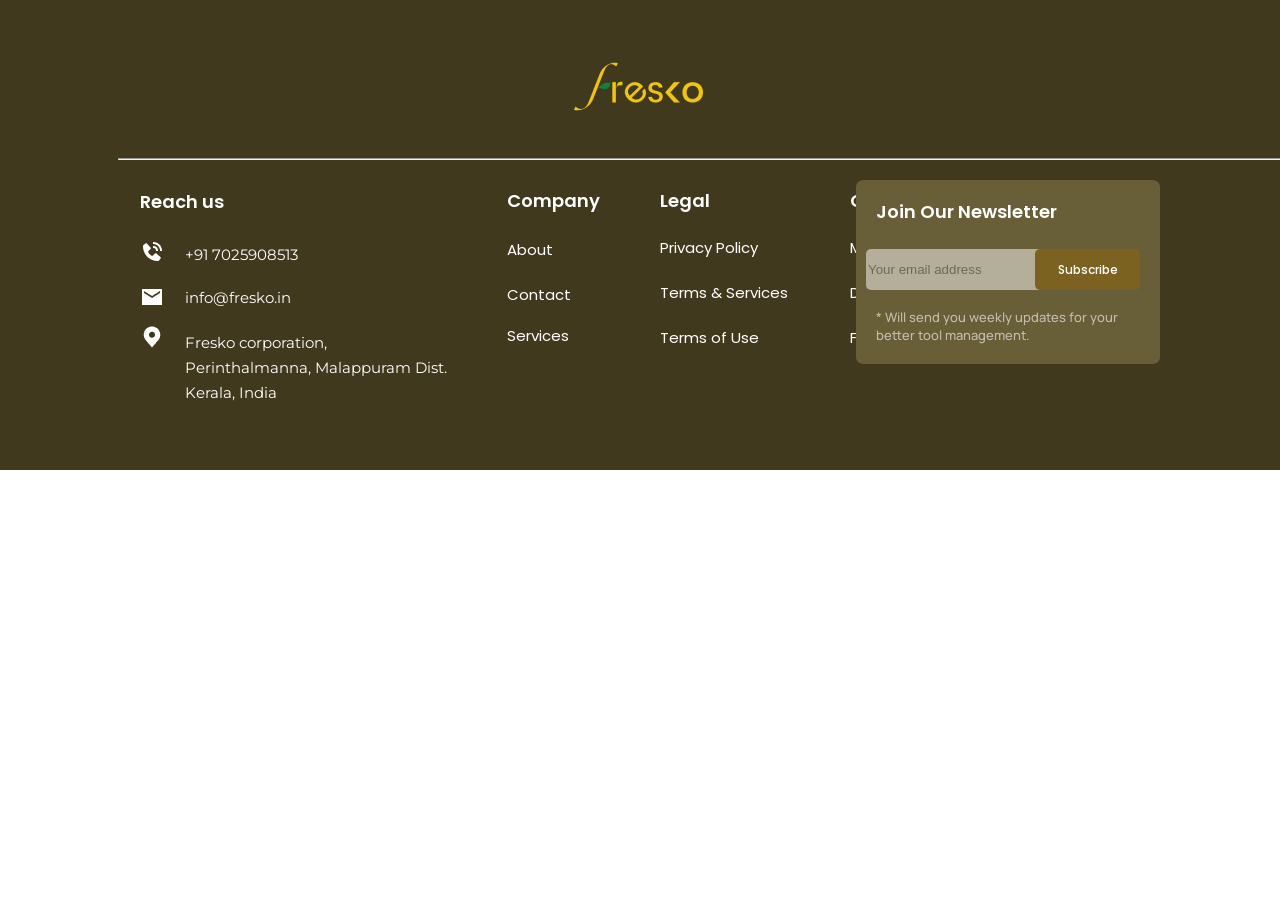
<file: terms &conditions/footer/footer.html>
<!DOCTYPE html>
<html lang="en">
<head>
    <meta charset="UTF-8">
    <meta name="viewport" content="width=device-width, initial-scale=1.0">
    <link rel="preconnect" href="https://fonts.googleapis.com">
    <link rel="preconnect" href="https://fonts.gstatic.com" crossorigin>
    <link
        href="https://fonts.googleapis.com/css2?family=Manrope:wght@200..800&family=Montserrat:ital,wght@0,100..900;1,100..900&family=Poppins:ital,wght@0,100;0,200;0,300;0,400;0,500;0,600;0,700;0,800;0,900;1,100;1,200;1,300;1,400;1,500;1,600;1,700;1,800;1,900&display=swap"
        rel="stylesheet">
    <link rel="preconnect" href="https://fonts.googleapis.com">
    <link rel="preconnect" href="https://fonts.gstatic.com" crossorigin>
    <link
        href="https://fonts.googleapis.com/css2?family=Montserrat:ital,wght@0,100..900;1,100..900&family=Poppins:ital,wght@0,100;0,200;0,300;0,400;0,500;0,600;0,700;0,800;0,900;1,100;1,200;1,300;1,400;1,500;1,600;1,700;1,800;1,900&display=swap"
        rel="stylesheet">
    <link rel="preconnect" href="https://fonts.googleapis.com">
    <link rel="preconnect" href="https://fonts.gstatic.com" crossorigin>
    <link
        href="https://fonts.googleapis.com/css2?family=Montserrat:ital,wght@0,100..900;1,100..900&family=Poppins:ital,wght@0,100;0,200;0,300;0,400;0,500;0,600;0,700;0,800;0,900;1,100;1,200;1,300;1,400;1,500;1,600;1,700;1,800;1,900&display=swap"
        rel="stylesheet">
    <title>footer</title>
</head>
<style>
    .footer {
            height: 470px;
            width: 100%;
            background-color: #41391D;
            margin-top: 0px;
            position: relative;
        }

        .subscription {
            position: absolute;
            top: 180px;
            right: 120px;
            background-color: #685E37;
            width: 304px;
            height: 184px;
            border-radius: 7px;
        }
</style>
<body style="margin: 0;">
    <div class="footer">
        <img style="position: absolute;
        top: 60px;
        right: 45%;" src="yellowlogo.png" alt="">
        <hr style="position: absolute;
        top: 150px;
        left: 118px;
        width: 1280px;
        color: #000;">
        <p style="font-family: poppins;
        font-size: 18px;
        font-weight: 600;
        color: #FFFFFF;
        position: absolute;
        top: 170px;
        left: 140px;">Reach us</p>
        <img style="position: absolute;
        left: 140px;
        top: 240px;" src="phoneno.png" alt="">
        <p style="font-family: montserrat;
        font-size: 15px;
        font-weight: 400;
        color: #FFFFFF;
        position: absolute;
        top: 230px;
        left: 185px;">+91 7025908513</p>
        <img style="position: absolute;
        left: 140px;
        top: 285px;" src="mail.png" alt="">
        <p style="font-family: montserrat;
        font-size: 15px;
        font-weight: 400;
        color: #FFFFFF;
        position: absolute;
        top: 273px;
        left: 185px;">info@fresko.in</p>
        <img style="position: absolute;
        left: 140px;
        top: 325px;" src="location.png" alt="">
        <p style="font-family: montserrat;
        font-size: 15px;
        font-weight: 400;
        color: #FFFFFF;
        position: absolute;
        top: 315px;
        left: 185px;
        line-height: 25px;">Fresko corporation, <br>
            Perinthalmanna, Malappuram Dist. <br>
            Kerala, India
        </p>
        <p style="font-family: poppins;
        font-size: 18px;
        font-weight: 600;
        color: #FFFFFF;
        position: absolute;
        top: 170px;
        left: 507px;
        line-height: 25px;">Company</p>
        <p style="font-family: poppins;
        font-size: 15px;
        font-weight: 400;
        color: #FFFFFF;
        position: absolute;
        top: 222px;
        left: 507px;
        line-height: 25px;">About</p>
        <p style="font-family: poppins;
        font-size: 15px;
        font-weight: 400;
        color: #FFFFFF;
        position: absolute;
        top: 267px;
        left: 507px;
        line-height: 25px;">Contact</p>
        <p style="font-family: poppins;
        font-size: 15px;
        font-weight: 400;
        color: #FFFFFF;
        position: absolute;
        top: 308px;
        left: 507px;
        line-height: 25px;">Services</p>
        <p style="font-family: poppins;
        font-size: 18px;
        font-weight: 600;
        color: #FFFFFF;
        position: absolute;
        top: 170px;
        left: 660px;
        line-height: 25px;">Legal</p>
        <p style="font-family: poppins;
        font-size: 15px;
        font-weight: 400;
        color: #FFFFFF;
        position: absolute;
        top: 220px;
        left: 660px;
        line-height: 25px;">Privacy Policy</p>
        <p style="font-family: poppins;
        font-size: 15px;
        font-weight: 400;
        color: #FFFFFF;
        position: absolute;
        top: 265px;
        left: 660px;
        line-height: 25px;">Terms & Services</p>
        <p style="font-family: poppins;
        font-size: 15px;
        font-weight: 400;
        color: #FFFFFF;
        position: absolute;
        top: 310px;
        left: 660px;
        line-height: 25px;">Terms of Use</p>
        <p style="font-family: poppins;
        font-size: 18px;
        font-weight: 600;
        color: #FFFFFF;
        position: absolute;
        top: 170px;
        left: 850px;
        line-height: 25px;">Quick Links</p>
        <p style="font-family: poppins;
        font-size: 15px;
        font-weight: 400;
        color: #FFFFFF;
        position: absolute;
        top: 220px;
        left: 850px;
        line-height: 25px;">Mentors</p>
        <p style="font-family: poppins;
        font-size: 15px;
        font-weight: 400;
        color: #FFFFFF;
        position: absolute;
        top: 265px;
        left: 850px;
        line-height: 25px;">Downloads</p>
        <p style="font-family: poppins;
        font-size: 15px;
        font-weight: 400;
        color: #FFFFFF;
        position: absolute;
        top: 310px;
        left: 850px;
        line-height: 25px;">Forum</p>
        <div class="subscription">
            <p style="font-family: poppins;
            font-size: 18px;
            font-weight: 600;
            position: absolute;
            left: 20px;
            color: #fff;">Join Our Newsletter</p>
            <input style="
            width: 180px;
            position: absolute;
            left: 10px;
            top: 69px;
            height: 39px;
            border-radius: 5px;
            border-color: #FEF6E2;
            opacity: 0.5;
            border-top-right-radius: 0;
            border-bottom-right-radius: 0;
            border: none;" type="text" id="inputID" name="inputName" placeholder="Your email address">
            <button style="font-family: poppins;
            font-weight: 500;
            font-size: 12px;
            position: absolute;
            top: 69px;
            right: 20px;
            height: 41px;
            width: 105px;
            border: none;
            border-top-left-radius: 0;
            border-bottom-left-radius: 0;
            background-color: #7C6220;
            color: #fff;
            border-radius: 5px;">Subscribe</button>
            <p style= " font-family: Manrope;
            opacity: 0.6;
            font-weight: 500;
            font-size: 13px;
            color: #fff;
            position: absolute;
            top: 115px;
            left: 20px;
            ">* Will send you weekly updates for your <br> better tool management.</p>
        </div>
    </div>
</body>
</html>
</file>
<file: ABOUT/About-us.css>
html,
body {
    width: 100%;
    height: 100%;
    margin: 0;
    padding: 0;
    overflow-x: hidden;
}

body {
    margin: 0;
    font-family: Montserrat, sans-serif;
}

header {
    display: flex;
    justify-content: space-between;
    align-items: center;
    padding: 20px 50px;
    background-color: #8d8f1c;
    position: sticky;
   
    z-index: 10;
}

header .logo {
    font-size: 1.5rem;
    font-weight: bold;
    color: #477a25;
}

nav {
    display: flex;
    gap: 20px;
    position: relative;
    right: 30px;
}

nav a {
    color: rgb(0, 0, 0);
    text-decoration: none;
    font-family: Montserrat, sans-serif;
    font-size: 1rem;
    font-weight: 400;
}

.menu-toggle {
    visibility: hidden;
}

.logo img {
    height: 92px;
    margin-top: 10px;

}

.logo {
    height: 35px;
    
}

/* Responsive Styles */
@media (max-width: 768px) {
    header {
        flex-wrap: wrap;
        padding: 15px 30px;
    }

    .menu-toggle {
        display: block;
        background: none;
        border: none;
        font-size: 1.5rem;
        cursor: pointer;
        visibility: hidden;
    }

    nav {
        display: none;
        flex-direction: column;
        width: 100%;
        text-align: center;
        gap: 10px;
        margin-top: 10px;
        background: #FFF0C8;
        border-top: 1px solid #ccc;
        padding-top: 10px;
    }

    nav.show {
        display: flex;
    }

    header {
        padding: 10px 20px;
    }

    .logo {
        font-size: 1.2rem;
    }

    nav a {
        font-size: 0.875rem;
    }

    .menu-toggle {
        visibility: visible;
    }
    .logo img {
        margin-left: -20px;
    }
}


.a-main {
    width: 100%;
    background-color: #FFF0C8;
    height: auto;
    display: flex;
    flex-direction: row;
    align-items: center;
    padding: 20px;
    text-align: center;
    padding-left: 250px;
}

.vertical-line {
    width: 0;
    height: 150px;
    border-left: 2px solid #0D8241;
    margin: 20px 0;
}

.text {
    max-width: 875px;
    padding-left: 41px;
    text-align: left;
    margin-top: 36px;
}

.heading {
    color: #0D8241;
    font-size: 40px;
    font-family: 'Abril Fatface';
    margin-top: 5px;
}

.paragraph {
    color: #0D8241;
    margin-top: -3px;
    font-family: Montserrat, sans-serif;
    font-weight: 300;
}

.section-2 {
    background-color: #FFF7E3;
    height: 3000px;
    width: 90%;
}

/* starts */
.page-one-container {
    width: 100%;
    height: 100vh;
    background-color: #FFF7E3;

}

.wrapper {
    margin: 115px 0 0 0;
    width: 100%;
    height: 50vh;
    display: flex;
    flex-direction: column;
    align-items: center;

}

.find {
    width: 635px;
    color: #0D8241;
    font-family: Montserrat;
    font-weight: 700;
    font-size: 28px;
    height: 82px;
    text-transform: capitalize;
    text-align: center;

}

.at {
    width: 862px;
    height: 160px;
    color: #0D8241;
    font-size: 22px;
    font-family: Montserrat;
    font-weight: 500;
    text-align: center;

}

.eclipses {
    width: 120px;
    height: 30px;
    display: flex;
    gap: 15px;

}

.eclipse {
    width: 30px;
    height: 30px;
    border-radius: 50%;
    background-color: #0D8241;
}

.eclipses :nth-child(2) {
    background-color: #D9D9D9;
}

/*  */
.page-two-container {
    width: 100%;
    height: 110vh;
    background: #FFF7E3;
    background-image: url(Images/five-tips-on-how-to-shake-hands-with-confidence\ 2\ \(1\).png);
    background-repeat: no-repeat;
    background-position: center;
    background-size: cover
}

/*  */

.what {
    margin-top: -20px;
    width: 100%;
    height: 100%;
    text-align: center;
    display: flex;
    align-items: center;
    flex-direction: column;
    transform: translateY(200px);

}

.what h2 {
    margin-top: 0;
    font-family: Poppins;
    font-size: 50px;
    font-weight: bold;
    color: #0D8241;
    text-align: center;
    text-transform: capitalize;
}

.what p {
    text-align: center;
    width: 1043px;
    height: 286px;
    font-family: Poppins;
    font-size: 20px;
    font-weight: 500;
    color: #0D8241;
    line-height: 145%;
}

.cover1 {
    width: 100%;

    /* border: 2px solid gold; */


}

.imgsheet img {
    width: 100%;
    /* margin-top: 150px;
    margin-bottom: 150px; */
}


/*  */
.third-page-container {
    width: 100%;
    height: 100vh;
    display: flex;
    align-items: center;
    justify-content: space-evenly;
    background: #FFF7E3;
    margin-top: -10px;

}

.left h2 {
    width: 455px;
    font-family: Poppins;
    font-weight: 800;
    font-size: 50px;
    text-transform: capitalize;
    color: #0D8241;
}

.left p {
    width: 679px;
    font-family: Montserrat;
    font-size: 22px;
    font-weight: 500;
    text-transform: capitalize;
    color: #0D8241;
}

.fourth-page-container {
    align-items: center;
    display: flex;
    justify-content: space-evenly;
    background: #FFF7E3;
    height: 120vh;
}

.f-right h2 {
    width: 514px;
    font-family: Poppins;
    font-weight: 800;
    color: #0D8241;
    text-transform: capitalize;
    font-size: 50px;
}

.f-right p {
    width: 722px;
    color: #0D8241;
    font-family: montserrat;
    font-size: 20px;
    font-weight: 500;
}

.fifth-page-container {
    width: 100%;
    text-align: center;
    background-color: #FFF7E3;
    margin-top: -15px;
}

.fifth-page-container h2 {
    font-family: poppins;
    font-weight: 800;
    font-size: 45px;
    margin: 0;
    color: #0D8241;

}

.meet {
    text-align: center;
    justify-content: center;
    align-content: center;
}

.meet p {
    color: #0D8241;
    font-size: 22px;
    font-weight: 500;
    width: 60%;
    margin-left: 20%;
}

.buttons {
    margin-top: 80px;

}

.buttons :nth-child(1),
.buttons :nth-child(2) {
    border: none;
    padding: 8px 32px;
    border-radius: 32px;
    border: 2px solid #0D8241;


    font-family: montserrat;
    font-size: 20px;
}

.img-container {
    position: relative;
    width: 287px;
    height: 374px;
    margin-top: 60px;
    display: flex;
    justify-content: space-around;
}

.photo-container {
    display: flex;
    justify-content: space-evenly;
    width: 100%;
    /* margin-left:10% ;
    margin-top: 60px; */

}

.info p,
.info h4 {
    margin: 5px;

}

.info {
    width: 200px;
    height: 60px;
    background-color: #0A5F57;
    border-radius: 22px;
    padding-top: 5px;
    color: white;
    position: absolute;
    box-shadow: 5px 5px 5px rgba(0, 0, 0, 0.421);
    bottom: 14px;
    left: 12%;
}

.hidden {
    display: none;
}

.active {
    background-color: #0A5F57;
    color: white;
}

/* REsponsive starts */
@media(max-width:768px) {
    header {
        position: relative;
    }



    .heading {
        margin: 15px 0 -35px 0;
        height: 120px;

    }

    .logo-image {
        width: 80%;
        margin-left: -55px;
    }

    .vertical-line {
        margin: 0 0 0 8px;
        ;
    }

    .text {
        z-index: 22;
        width: 233px;
        ;


    }

    .a-main {
        padding-left: 0;
    }

    .find {
        width: 355px;
        font-size: 20px;

    }

    .at {
        width: 329px;
        font-size: 15px;
        height: 198px;
        font-weight: 500;
    }

    /* .bg-banner{
        width: 60%;
    } */
    .what h2 {
        font-size: 20px;
    }

    .what p {
        width: 323px;
        font-size: 15px;
        text-transform: capitalize;
    }

    /* .bg-banner :nth-child(1) {
        display: none;
    }
    .bg-banner :nth-child(2) {
       
        display:block;
        width: 170%;
    } */
    .third-page-container {
        display: block;
        height: 80%;
        position: relative;

    }

    .left h2 {
        position: absolute;
        top: 25px;
        width: 195px;
        left: 25px;
        font-size: 20px;
    }

    .left p {
        position: absolute;
        top: 105px;
        left: 25px;
        width: 332px;
        height: 301px;
        font-size: 15px;
        font-weight: 500;
    }

    .right img {

        filter: opacity(0.4);
    }

    .fourth-page-container {
        height: max-content;
        display: block;


    }

    .f-left img {
        margin-top: 62px;
        margin-left: 50px;
        width: 80%;

    }

    .f-right h2 {
        width: 198px;
        font-size: 20px;
        margin-left: 15px;
    }

    .f-right p {
        width: 327px;
        font-size: 15px;
        margin-left: 15px;
    }

    .meet p {
        font-size: 0px;
        margin-left: 10px;
    }
}

@media(max-width:975px) {
    .meet p {
        font-size: 18px;
        width: 550px;

    }


}

@media(max-width:865px) {
    .img-container img {

        width: 200px;
        height: 260px;

    }

    .info {
        margin-bottom: 70px;
        width: 160px;
        margin-left: 5px;

    }

    .info p {
        font-size: 14px;
    }

    .info h4 {
        font-size: 16px;
    }
}

@media(max-width:500px) {
    .img-container {
        animation: left infinite 6s ease-in-out;

    }

    .meet h2 {
        margin-top: 100px;
        font-size: 30px;
    }

    .meet p {
        font-size: 12px;
        width: 95%;
    }

    .buttons {
        margin-top: 30px;

    }

}

@keyframes left {
    0% {
        left: 0%;
        /* Starting point */
    }

    25% {
        left: -80px;
        /* Move a quarter way */
    }

    50% {
        left: -240px;
        /* Move halfway */
    }

    100% {
        left: 0;
        /* Complete the loop */
    }
}

@media (max-width:480px) {


    nav a {
        transition: all 0.15s;
    }

    nav a:hover {
        color: #0D8241;
        transform: scale(1.1);
        font-weight: 500;
    }

}
</file>
<file: ABOUT/footer.css>
@import url('https://fonts.googleapis.com/css2?family=Abril+Fatface&family=Montserrat:ital,wght@0,100..900;1,100..900&family=Poppins:ital,wght@0,100;0,200;0,300;0,400;0,500;0,600;0,700;0,800;0,900;1,100;1,200;1,300;1,400;1,500;1,600;1,700;1,800;1,900&display=swap');

@import url('https://fonts.googleapis.com/css2?family=Inter:ital,opsz,wght@0,14..32,100..900;1,14..32,100..900&family=Montserrat:ital,wght@0,100..900;1,100..900&family=Poppins:ital,wght@0,100;0,200;0,300;0,400;0,500;0,600;0,700;0,800;0,900;1,100;1,200;1,300;1,400;1,500;1,600;1,700;1,800;1,900&display=swap');


body{
  color: white;
  margin: 0;


}




a{
  text-decoration: none;
}
.footer {
          
  width: 100%;
  height: 450px;
  background-color: #41391D;
  margin-top: 50px;
  position: relative;
}

.subscription {
  position: absolute;
  top: 180px;
right: 10px;
  background-color: #685E37;
  width: 304px;
  height: 184px;
  border-radius: 7px;
}

.div100{
  width: 100%;
  height: 170px;
  text-align: center;
  align-content: center;
}

.main-text{
  font-family: poppins;
  font-size: 18px;
  font-weight: 600;
  color: #FFFFFF;

}

.sub-text{
 font-family:  montserrat;
 font-size: 15px;
 font-weight: 400;
 color: #FFFFFF;

}


.main-first{
width: 100%;
  display: flex;
  justify-content: center;
  align-content:center ;
  margin-left: 90px; 

  

  

}


.first{
width: 100%;
text-align: start;

}
.phone img{
 width: 24px;
 height: 24px;
 margin: 13px;
}

.phone p{
  font-family:  montserrat;

}
.phone{
  display: flex;
  
}

.mail img{
  width: 24px;
  height: 24px;
  margin: 13px;
 }
 .mail{
   display: flex;
 }

 .mail p{
  font-family:  montserrat;

 }


 .location p{
  font-family:  montserrat;

 }
 .location img{
  width: 24px;
  height: 24px;
  margin: 13px;
 }
 .location{
   display: flex;
 }



 @media(max-width:1460px){
  .subscription {
    position: absolute;
    left: 50px;
    top: 460px;
  }

  .footer{
    height: 700px;
  }
  .main-text{

    font-size: 15px;
  
  
  }
  
  .sub-text{
  
   font-size: 13px;
  }

} 

 

 @media(max-width:768px){
  .footer{
    height: 850px;
  }
  .subscription {
    position: absolute;
    left: 50px;
    top: 650px;
  }
  .first1{
    width: 100px;
    position: absolute;
    left: 20px;
  }

  .first2{
    position: absolute;
    left: 260px;
  }
  .first3{
    position: absolute;
    top: 450px;
    left: 20px;

  }
  .first4{
    position: absolute;
    top: 450px;
    left: 260px;

  }


 }
</file>
<file: ABOUT/header.css>
header {
    display: flex;
    justify-content: space-between;
    align-items: center;
    padding: 20px 50px;
    background: #FFF0C8;
    position: sticky;
    top: 0;
    z-index: 10;
}

header .logo {
    font-size: 1.5rem;
    font-weight: bold;
    color: #477a25;
}

nav {
    display: flex;
    gap: 20px;
    position: relative;
    right: 30px;
}

nav a {
    color: rgb(0, 0, 0);
    text-decoration: none;
    font-family: Montserrat, sans-serif;
    font-size: 1rem;
    font-weight: 400;
}

.menu-toggle {
    visibility: hidden;
}

.logo img {
    height: 92px;
    position: relative;
    bottom: 24px;
}

.logo {
    height: 35px;
}

/* Responsive Styles */
@media (max-width: 768px) {
    header {
        flex-wrap: wrap;
        padding: 15px 30px;
    }

    .menu-toggle {
        display: block;
        background: none;
        border: none;
        font-size: 1.5rem;
        cursor: pointer;
        visibility: hidden;
    }

    nav {
        display: none;
        flex-direction: column;
        width: 100%;
        text-align: center;
        gap: 10px;
        margin-top: 10px;
        background: #FFF0C8;
        border-top: 1px solid #ccc;
        padding-top: 10px;
    }

    nav.show {
        display: flex;
    }

    header {
        padding: 10px 20px;
    }

    .logo {
        font-size: 1.2rem;
    }

    nav a {
        font-size: 0.875rem;
    }

    .menu-toggle {
        visibility: visible;
    }
}
</file>
<file: contact us/footer copy.css>
a{
  text-decoration: none;
}
.footer {
          
  width: 100%;
  height: 450px;
  background-color: #41391D;
  margin-top: 50px;
  position: relative;
}

.subscription {
  position: absolute;
  top: 180px;
right: 10px;
  background-color: #685E37;
  width: 304px;
  height: 184px;
  border-radius: 7px;
}

.div100{
  width: 100%;
  height: 170px;
  text-align: center;
  align-content: center;
}

.main-text{
  font-family: poppins;
  font-size: 18px;
  font-weight: 600;
  color: #FFFFFF;

}

.sub-text{
 font-family:  montserrat;
 font-size: 15px;
 font-weight: 400;
 color: #FFFFFF;

}


.main-first{
width: 100%;
  display: flex;
  justify-content: center;
  align-content:center ;
  margin-left: 90px; 

  

  

}


.first{
width: 100%;
text-align: start;

}
.phone img{
 width: 24px;
 height: 24px;
 margin: 13px;
}

.phone p{
  font-family:  montserrat;

}
.phone{
  display: flex;
  
}

.mail img{
  width: 24px;
  height: 24px;
  margin: 13px;
 }
 .mail{
   display: flex;
 }

 .mail p{
  font-family:  montserrat;

 }


 .location p{
  font-family:  montserrat;

 }
 .location img{
  width: 24px;
  height: 24px;
  margin: 13px;
 }
 .location{
   display: flex;
 }



 @media(max-width:1460px){
  .subscription {
    position: absolute;
    left: 50px;
    top: 460px;
  }

  .footer{
    height: 700px;
  }
  .main-text{

    font-size: 15px;
  
  
  }
  
  .sub-text{
  
   font-size: 13px;
  }

} 

 

 @media(max-width:768px){
  .footer{
    height: 850px;
  }
  .subscription {
    position: absolute;
    left: 50px;
    top: 650px;
  }
  .first1{
    width: 100px;
    position: absolute;
    left: 20px;
  }

  .first2{
    position: absolute;
    left: 260px;
  }
  .first3{
    position: absolute;
    top: 450px;
    left: 20px;

  }
  .first4{
    position: absolute;
    top: 450px;
    left: 260px;

  }


 }
</file>
<file: contact us/contact.css>
body{
  overflow-x: hidden;
}


header {
  display: flex;
  justify-content: space-between;
  align-items: center;
  padding: 20px 50px;
  background-color: #FFF0C8;
  position: sticky;
 
  z-index: 10;
}

header .logo {
  font-size: 1.5rem;
  font-weight: bold;
  color: #477a25;
}

nav {
  display: flex;
  gap: 20px;
  position: relative;
  right: 30px;
}

nav a {
  color: rgb(0, 0, 0);
  text-decoration: none;
  font-family: Montserrat, sans-serif;
  font-size: 1rem;
  font-weight: 400;
}

.menu-toggle {
  visibility: hidden;
}

.logo img {
  height: 92px;
  margin-top: -20px;

}

.logo {
  height: 35px;
  
}

/* Responsive Styles */
@media (max-width: 768px) {
  header {
      flex-wrap: wrap;
      padding: 15px 30px;
  }

  .menu-toggle {
      display: block;
      background: none;
      border: none;
      font-size: 1.5rem;
      cursor: pointer;
      visibility: hidden;
  }

  nav {
      display: none;
      flex-direction: column;
      width: 100%;
      text-align: center;
      gap: 10px;
      margin-top: 10px;
      background: #FFF0C8;
      border-top: 1px solid #ccc;
      padding-top: 10px;
  }

  nav.show {
      display: flex;
  }

  header {
      padding: 10px 20px;
  }

  .logo {
      font-size: 1.2rem;
  }

  nav a {
      font-size: 0.875rem;
  }

  .menu-toggle {
      visibility: visible;
  }
  .logo img {
      margin-left: -20px;
  }
}



.content {
  height: 667px;
  max-width: 65%;
  background-color: #fff;
  position: relative;
  left: 265px;
  margin-top: 60px;
  border-radius: 10px;
  box-shadow: rgba(0, 0, 0, 0.35) 0px 5px 15px;
}

.left-box {
  height: 647px;
  width: 45%;
  background-color: #41391D;
  position: absolute;
  left: 10px;
  top: 10px;
  border-radius: 10px;
}

.right-box {
  height: 647px;
  width:55%;
  position: absolute;
  right: 10px;
  top: 10px;
  border-radius: 10px;
}
</file>
<file: Service/responsive.css>
@import url('https://fonts.googleapis.com/css2?family=Abril+Fatface&family=Montserrat:wght@100..900&family=Poppins:wght@100..900&display=swap');

html,
body {
    width: 100%;
    height: 100%;
    margin: 0;
    padding: 0;
    overflow-x: hidden;
    font-family: Montserrat, sans-serif;
}

header {
    display: flex;
    justify-content: space-between;
    align-items: center;
    padding: 20px 50px;
    background: #FFF0C8;
    position: sticky;
    top: 0;
    z-index: 10;
}

header .logo {
    font-size: 1.5rem;
    font-weight: bold;
    color: #477a25;
}

nav {
    display: flex;
    gap: 20px;
    position: relative;
    right: 30px;
}

nav a {
    color: rgb(0, 0, 0);
    text-decoration: none;
    font-family: Montserrat, sans-serif;
    font-size: 1rem;
    font-weight: 400;
}

.menu-toggle {
    visibility: hidden;
}

.logo img {
    height: 92px;
    position: relative;
    bottom: 24px;
}

.logo {
    height: 35px;
}

/* Responsive Styles */
@media (max-width: 768px) {
    header {
        flex-wrap: wrap;
        padding: 15px 30px;
    }

    .menu-toggle {
        display: block;
        background: none;
        border: none;
        font-size: 1.5rem;
        cursor: pointer;
        visibility: hidden;
    }

    nav {
        display: none;
        flex-direction: column;
        width: 100%;
        text-align: center;
        gap: 10px;
        margin-top: 10px;
        background: #FFF0C8;
        border-top: 1px solid #ccc;
        padding-top: 10px;
    }

    nav.show {
        display: flex;
    }

    header {
        padding: 10px 20px;
    }

    .logo {
        font-size: 1.2rem;
    }

    nav a {
        font-size: 0.875rem;
    }

    .menu-toggle {
        visibility: visible;
    }
}


.a-main {
    display: flex;
    flex-direction: column;
    align-items: center;
    text-align: center;
    padding: 20px;
    background-color: #FFF0C8;
}

.a-main .vertical-line {
    display: none;
}

.text {
    max-width: 90%;
}

.heading {
    color: #0D8241;
    font-size: 32px;
    font-family: 'Abril Fatface';
}

.paragraph {
    color: #0D8241;
    margin-top: 10px;
    font-weight: 300;
}

.section-2 {
    background-color: #FFF7E3;
    padding: 20px;
}

.box-container {
    display: flex;
    flex-direction: column;
    gap: 20px;
    align-items: center;
    margin-top: 20px;
}

.box-container>div {
    width: 222px;
    max-width: 300px;
    height: 300px;
    background-size: cover;
    background-position: center;
    padding: 15px;
    text-align: center;
    border-radius: 10px;
}


.div-1 {
    background-image: url('image/Rectangle 8.png');
}

.div-2 {
    background-image: url('image/Rectangle 86.png');
}

.div-3 {
    background-image: url('image/Rectangle 87.png');
}

.box-container h5 {
    color: white;
    margin-bottom: 10px;
    font-family: Manrope, sans-serif;
    font-size: 20px;
}

.box-container p {
    color: white;
    font-size: 13px;
    font-family: Poppins, sans-serif;
}

.box-container button {
    color: white;
    background-color: #15897E;
    border: none;
    border-radius: 20px;
    padding: 10px 20px;
    font-size: 16px;
}

.testimonials {
    margin-top: 200px;
    display: flex;
    flex-direction: row;
    justify-content: space-evenly;
    gap: 20px;
    position: relative;
    left: 120px;
    width: 85%;
    margin-bottom: 200px;
    height: 300px;
}

.testimonial-box1 h6 {
    font-size: 18px;
    color: #0D8241;
    font-weight: 500;
}

.testimonial-box1 p {
    font-size: 31px;
    color: #0D8241;
    font-weight: 700;
}

.testimonial-box1 {
    max-width: 500px;
}

.testimonial-box2 {
    width: 22%;
    height: 100%;
    background-color: #15897E;
    border-radius: 30px;
}

.testimonial-box3 {
    width: 25%;
    height: 100%;
    background-color: transparent;
    border: 4px solid white;
    border-radius: 30px;
}

.testimonial-box {
    margin-top: 20px;
    background-color: #15897E;
    color: white;
    padding: 15px;
    border-radius: 10px;
}

@media (min-width: 768px) {
    .a-main {
        flex-direction: row;
        text-align: left;
        padding-left: 150px;
        padding-right: 100px;
    }

    .a-main .vertical-line {
        display: block;
        width: 2px;
        height: 150px;
        background: #0D8241;
        margin-right: 20px;
    }

    .box-container {
        flex-direction: row;
        justify-content: space-evenly;
        gap: 0;
    }

    .box-container>div {
        max-width: 25%;
    }
}

.heading {
    margin: 0;
    height: 8%;
}

.services {
    margin: 0;
    font-family: Montserrat;
    color: #0D8241;
    font-weight: 400;
    font-size: 19px;
    text-align: center;
}

.paragraph-2 {
    margin: 0;
    color: #0D8241;
    margin-top: 10px;
    font-family: Montserrat, sans-serif;
    font-weight: 500;
    text-align: center;
    position: relative;
    z-index: 1;
}

.Leaf {
    position: relative;
    bottom: 140px;
    left: 300px;

}

.name-kooria img {
    position: relative;
    top: 15px;
    left: 15px;
}

.name-kooria {
    height: 80px;
    display: flex;
    flex-direction: row;
}

.name-kooria img {
    height: 55px;
}

.name-kooria div {
    display: flex;
    flex-direction: column;
    position: relative;
    width: 100%;
    text-align: center;
}

.Anshid h6 {
    margin: 20px;
    font-size: 20px;
    color: black;
}

.Anshid p {
    position: relative;
    margin: 0;
    bottom: 15px;
    font-size: 10px;
    color: black;
}

.paragraph-kooria {
    justify-items: center;
    align-content: center;
    text-align: center;
    font-size: 15px;
    width: 258px;   
    margin: 7px;
    position: relative;
    bottom: 10px;
}

.paragraph-kooria p {
    color: #FCFFFD;
    line-height: 21.5px;
    position: relative;
    bottom: 20px;
    color: #FCFFFD;

}

.name-manjeri img {
    position: relative;
    top: 15px;
    left: 15px;
}

.name-manjeri {
    height: 80px;
    display: flex;
    flex-direction: row;
}

.name-manjeri img {
    height: 55px;
}

.name-manjeri div {
    display: flex;
    flex-direction: column;
    position: relative;
    width: 100%;
    text-align: center;
}

.mikdad h6 {
    margin: 20px;
    font-size: 20px;
    color: black;
}

.mikdad p {
    position: relative;
    margin: 0;
    bottom: 15px;
    font-size: 10px;
    color: black;
}

.paragraph-manjeri {
    justify-items: center;
    align-content: center;
    text-align: center;
    font-size: 15px;
    width: 258px;
    margin: 7px;
    position: relative;
    left: 30px;
    bottom: 10px;
}

.paragraph-manjeri p {
    color: #0D8241;
    line-height: 20.5px;
    position: relative;
    bottom: 22px;
    font-weight: 500;
}

.footer {
    height: 470px;
    width: 100%;
    background-color: #41391D;
    margin-top: 0px;
    position: relative;
}

.subscription {
    position: absolute;
    top: 180px;
    right: 120px;
    background-color: #685E37;
    width: 304px;
    height: 184px;
    border-radius: 7px;
}

@media (max-width:480px) {
    .testimonials {
        flex-direction: column;
        justify-content: center;
        justify-items: center;
        /* align-items: center; */
        align-content: center;
        /* right: 39px; */
        position: relative;
        left: 33px;
    }
    .testimonial-box1 p {
        font-size: 20px;
        position: relative;
        top: 20px;
    }
    
    nav a {
        transition: all 0.15s;
    }
    
    nav a:hover {
        color: #0D8241;
        transform: scale(1.1);
        font-weight: 500;
    }
    .testimonial-box1 h6{
        font-size: 24px;
        color: #0D8241;
        font-weight: 500;
        position: relative;
        top: 50px;
    }
    .testimonial-box2{
        width: 95%;
    }
    .testimonial-box3{
        width: 90%;
    }
}
</file>
<file: Service/footer.css>
@import url('https://fonts.googleapis.com/css2?family=Abril+Fatface&family=Montserrat:ital,wght@0,100..900;1,100..900&family=Poppins:ital,wght@0,100;0,200;0,300;0,400;0,500;0,600;0,700;0,800;0,900;1,100;1,200;1,300;1,400;1,500;1,600;1,700;1,800;1,900&display=swap');

@import url('https://fonts.googleapis.com/css2?family=Inter:ital,opsz,wght@0,14..32,100..900;1,14..32,100..900&family=Montserrat:ital,wght@0,100..900;1,100..900&family=Poppins:ital,wght@0,100;0,200;0,300;0,400;0,500;0,600;0,700;0,800;0,900;1,100;1,200;1,300;1,400;1,500;1,600;1,700;1,800;1,900&display=swap');


body{
  color: white;
  margin: 0;


}
a{
  text-decoration: none;
}
.footer {
          
  width: 100%;
  height: 450px;
  background-color: #41391D;

  position: relative;
}

.subscription {
  position: absolute;
  margin-top: 115px;
  top: 70px;
  right: 10px;
  background-color: #685E37;
  width: 304px;
  height: 184px;
  border-radius: 7px;
}

.div100{
 
  width: 100%;
  height: 170px;
  text-align: center;
  align-content: center;
}

.main-text{
  font-family: poppins;
  font-size: 18px;
  font-weight: 600;
  color: #FFFFFF;

}

.sub-text{
 font-family:  montserrat;
 font-size: 15px;
 font-weight: 400;
 color: #FFFFFF;

}


.main-first{
width: 100%;
  display: flex;
  justify-content: center;
  align-content:center ;
  margin-left: 90px; 

  

  

}


.first{
width: 100%;

}
.phone img{
 width: 24px;
 height: 24px;
 margin: 13px;
}

.phone p{
  font-family:  montserrat;

}
.phone{
  display: flex;
  
}

.mail img{
  width: 24px;
  height: 24px;
  margin: 13px;
 }
 .mail{
   display: flex;
 }

 .mail p{
  font-family:  montserrat;

 }


 .location p{
  font-family:  montserrat;

 }
 .location img{
  width: 24px;
  height: 24px;
  margin: 13px;
 }
 .location{
   display: flex;
 }



 @media(max-width:1460px){
  .subscription {
    position: absolute;
    left: 50px;
    top: 460px;
  }

  .footer{
    height: 700px;
  }
  .main-text{

    font-size: 15px;
  
  
  }
  
  .sub-text{
  
   font-size: 13px;
  }

} 

 

 @media(max-width:768px){
  .footer{
    height: 850px;
  }
  body{
    background-color:#FFF7E3;
  }
  .testimonial-box1 {
    margin-top: 180px;
  }
  .testimonial-box2{
    margin-top: 42px;
  }   
  .div100{
    margin-top: 250px;
  }
  .subscription {
    position: absolute;
    left: 50px;
    top: 650px;
  }
  .first1{
    width: 100px;
  }

  .first2{
    position: absolute;
    left: 240px;
  }
  .first3{
    position: absolute;
    top: 450px;
    left: 50px;

  }
  .first4{
    position: absolute;
    top: 450px;
    left: 240px;

  }

 }
</file>
<file: terms &conditions/its.css>
@import url('https://fonts.googleapis.com/css2?family=Montserrat:ital,wght@0,100..900;1,100..900&family=Poppins:ital,wght@0,100;0,200;0,300;0,400;0,500;0,600;0,700;0,800;0,900;1,100;1,200;1,300;1,400;1,500;1,600;1,700;1,800;1,900&display=swap');

@import url('https://fonts.googleapis.com/css2?family=Abril+Fatface&family=Montserrat:ital,wght@0,100..900;1,100..900&family=Poppins:ital,wght@0,100;0,200;0,300;0,400;0,500;0,600;0,700;0,800;0,900;1,100;1,200;1,300;1,400;1,500;1,600;1,700;1,800;1,900&display=swap');

/* navigation bar */


body {
  margin: 0;
  font-family: Montserrat, sans-serif;
  padding: 0;
  box-sizing: border-box;
  background-color: #FFF7E3;
}
nav a{
  transition: all 0.15s;
}
nav a:hover{
  color: #0D8241;
  transform: scale(1.1);
  font-weight: 500;
}
header {
  display: flex;
  justify-content: space-between;
  align-items: center;
  padding: 40px 100px;
  height: 40px;
}

header nav{ 
display:flex;
gap: 45px;
}

header nav a {
  color: rgb(0, 0, 0);
  text-decoration: none;
  font-weight: 500;
}

.logo-image {
  height: 100px;
  width: auto;
}

.terms-big{
  background-color: rgba(106, 156, 103, 0.30);
  text-align: center;
  height: 140px;
  width: 100%;
}

.Terms-and-Conditions h2{
margin: 0 auto;
padding-top:30px ;
}

.our-mission p{
  margin: 0 auto;
  padding-top:20px ;
  font-weight: 500;
}

.terms-small{
  text-align: center;
  height: 40px;
  background-color: #5C6353;

  
}
.terms-small p{
  margin: 0 auto;
  padding-top: 10px;
  color: white;
  font-size: 16px;

}

.main-text{
  margin-left: 90px;
  margin-top: 90px;
}

.terms-container {
  width: 60%;
  color: rgba(0, 0, 0, 1);
  padding: 20px;
  font: 500 20px Poppins, sans-serif;
}

.section-title {
  font-size: 25px;
  margin: 20px 0;
  font-weight: 600;
}

.subsection-title {
  font-size: 20px;
  margin: 20px 0;
  font-weight: 550;
}

.text-content {
  font-family: Montserrat, sans-serif;
  line-height: 35px;
  font-size: 17px;
}

.list-content {
  margin: 10px 0;
}

.contact-list {
  list-style-type: none;
  padding: 0;
}


.wishes{
  font-family: Poppins, sans-serif;
  font-weight: 200;
  font-size: 30px;
  text-align: center;
  margin-top: 150px;
}
</file>
<file: terms &conditions/media.css>
@media (max-width: 1490px) {
  .terms-container{width: 70%;} 
  .main-text{
    margin-left: 80px;
  
  }
  

}



@media (max-width: 1340px) {
  .terms-container{width: 80%;} 

  .main-text{
    margin-left: 70px;
  
  }
  
}


@media (max-width: 991px) {
  /* .terms-container {
    max-width: 100%;
    
  } */

  .main-text{
    margin-left: 60px;
  
  }
  
}

@media (max-width: 786px) {
body {
  overflow-x: hidden;
}
 
  .section-title {
    font-size: 20px;
  }


  .subsection-title {
    font-size: 17px;
  }

  .text-content {
    line-height: 23px;
    font-size: 13px;
  }
  .main-text{
    margin-left: 3px;
  
  }

  .terms-container{width: 95%;} 
  

  .terms-small p{

    font-size: 11px;
  
  }

  .our-mission  p{
    font-size: 15px;
  }

  .Terms-and-Conditions h2{
    font-size: 23px;
  }
  .wishes{
    font-size: 18px;
  }
}
</file>
<file: terms &conditions/footer.css>
@import url('https://fonts.googleapis.com/css2?family=Abril+Fatface&family=Montserrat:ital,wght@0,100..900;1,100..900&family=Poppins:ital,wght@0,100;0,200;0,300;0,400;0,500;0,600;0,700;0,800;0,900;1,100;1,200;1,300;1,400;1,500;1,600;1,700;1,800;1,900&display=swap');

@import url('https://fonts.googleapis.com/css2?family=Inter:ital,opsz,wght@0,14..32,100..900;1,14..32,100..900&family=Montserrat:ital,wght@0,100..900;1,100..900&family=Poppins:ital,wght@0,100;0,200;0,300;0,400;0,500;0,600;0,700;0,800;0,900;1,100;1,200;1,300;1,400;1,500;1,600;1,700;1,800;1,900&display=swap');


body{
  color: white;
  margin: 0;


}
a{
  text-decoration: none;
}
.footer {
          
  width: 100%;
  height: 450px;
  background-color: #41391D;
  margin-top: 115px;
  position: relative;
}

.subscription {
  position: absolute;
  top: 180px;
right: 10px;
  background-color: #685E37;
  width: 304px;
  height: 184px;
  border-radius: 7px;
}

.div100{
  width: 100%;
  height: 170px;
  text-align: center;
  align-content: center;
}

.main-text{
  font-family: poppins;
  font-size: 18px;
  font-weight: 600;
  color: #FFFFFF;

}

.sub-text{
 font-family:  montserrat;
 font-size: 15px;
 font-weight: 400;
 color: #FFFFFF;

}


.main-first{
width: 100%;
  display: flex;
  justify-content: center;
  align-content:center ;
  margin-left: 90px; 

  

  

}


.first{
width: 100%;

}
.phone img{
 width: 24px;
 height: 24px;
 margin: 13px;
}

.phone p{
  font-family:  montserrat;

}
.phone{
  display: flex;
  
}

.mail img{
  width: 24px;
  height: 24px;
  margin: 13px;
 }
 .mail{
   display: flex;
 }

 .mail p{
  font-family:  montserrat;

 }


 .location p{
  font-family:  montserrat;

 }
 .location img{
  width: 24px;
  height: 24px;
  margin: 13px;
 }
 .location{
   display: flex;
 }

 @media(max-width:1560px){
  .main-first{
    margin-left: 40px;
    gap: 20px; 
  }
 }

 @media(max-width:1460px){
  .subscription {
    position: absolute;
    left: 50px;
    top: 460px;
  }

  .footer{
    height: 700px;
  }
  .main-text{

    font-size: 15px;
  
  
  }
  
  .sub-text{
  
   font-size: 13px;
  }

} 

 

 @media(max-width:768px){
  .footer{
    height: 850px;
  }
  .subscription {
    position: absolute;
    left: 50px;
    top: 650px;
  }
  .first1{
    width: 100px;
  }

  .first2{
    position: absolute;
    left: 240px;
  }
  .first3{
    position: absolute;
    top: 450px;
    left: 50px;

  }
  .first4{
    position: absolute;
    top: 450px;
    left: 240px;

  }

 }
</file>
<file: live chat/footer4/footer.css>
@import url('https://fonts.googleapis.com/css2?family=Abril+Fatface&family=Montserrat:ital,wght@0,100..900;1,100..900&family=Poppins:ital,wght@0,100;0,200;0,300;0,400;0,500;0,600;0,700;0,800;0,900;1,100;1,200;1,300;1,400;1,500;1,600;1,700;1,800;1,900&display=swap');

@import url('https://fonts.googleapis.com/css2?family=Inter:ital,opsz,wght@0,14..32,100..900;1,14..32,100..900&family=Montserrat:ital,wght@0,100..900;1,100..900&family=Poppins:ital,wght@0,100;0,200;0,300;0,400;0,500;0,600;0,700;0,800;0,900;1,100;1,200;1,300;1,400;1,500;1,600;1,700;1,800;1,900&display=swap');


body{
  color: white;
  margin: 0;


}

.footer {
          
  width: 100%;
  height: 450px;
  background-color: #41391D;

  position: relative;
}

.subscription {
  position: absolute;
  top: 180px;
  right: 120px;
  background-color: #685E37;
  width: 304px;
  height: 184px;
  border-radius: 7px;
}

.div100{
  width: 100%;
  height: 170px;
  text-align: center;
  align-content: center;
}

.main-text{
  font-family: poppins;
  font-size: 18px;
  font-weight: 600;
  color: #FFFFFF;

}

.sub-text{
 font-family:  montserrat;
 font-size: 15px;
 font-weight: 400;
 color: #FFFFFF;

}


.main-first{
width: 100%;
  display: flex;
  justify-content: center;
  align-content:center ;
  margin-left: 90px; 

  

  

}


.first{
width: 100%;

}
.phone img{
 width: 24px;
 height: 24px;
 margin: 13px;
}

.phone p{
  font-family:  montserrat;

}
.phone{
  display: flex;
  
}

.mail img{
  width: 24px;
  height: 24px;
  margin: 13px;
 }
 .mail{
   display: flex;
 }

 .mail p{
  font-family:  montserrat;

 }


 .location p{
  font-family:  montserrat;

 }
 .location img{
  width: 24px;
  height: 24px;
  margin: 13px;
 }
 .location{
   display: flex;
 }

 @media(max-width:1560px){
  .main-first{
    margin-left: 40px;
    gap: 20px; 
  }
 }

 @media(max-width:1460px){
  .subscription {
    position: absolute;
    left: 50px;
    top: 460px;
  }

  .footer{
    height: 700px;
  }
  .main-text{

    font-size: 15px;
  
  
  }
  
  .sub-text{
  
   font-size: 13px;
  }

} 

 

 @media(max-width:768px){
  .footer{
    height: 850px;
  }
  .subscription {
    position: absolute;
    left: 50px;
    top: 650px;
  }
  .first1{
    width: 100px;
  }

  .first2{
    position: absolute;
    left: 240px;
  }
  .first3{
    position: absolute;
    top: 450px;
    left: 50px;

  }
  .first4{
    position: absolute;
    top: 450px;
    left: 240px;

  }

 }
</file>
